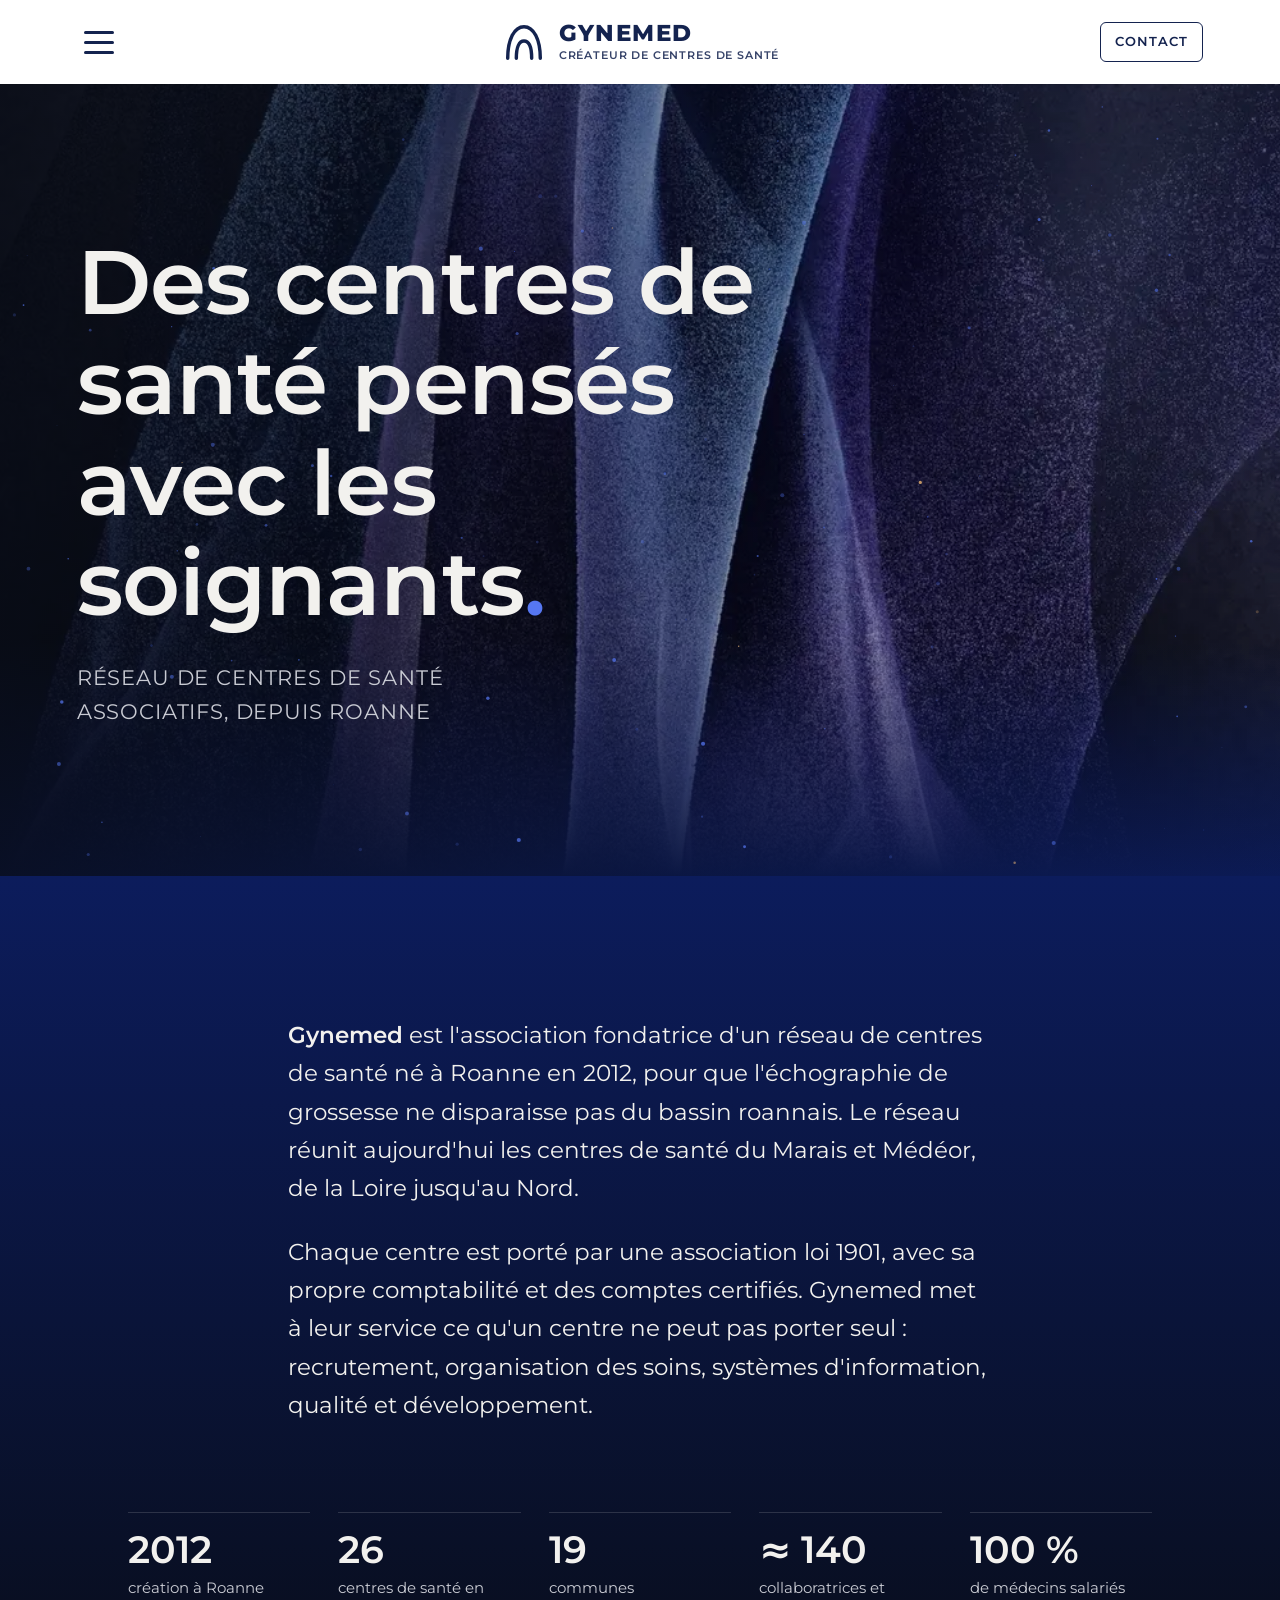
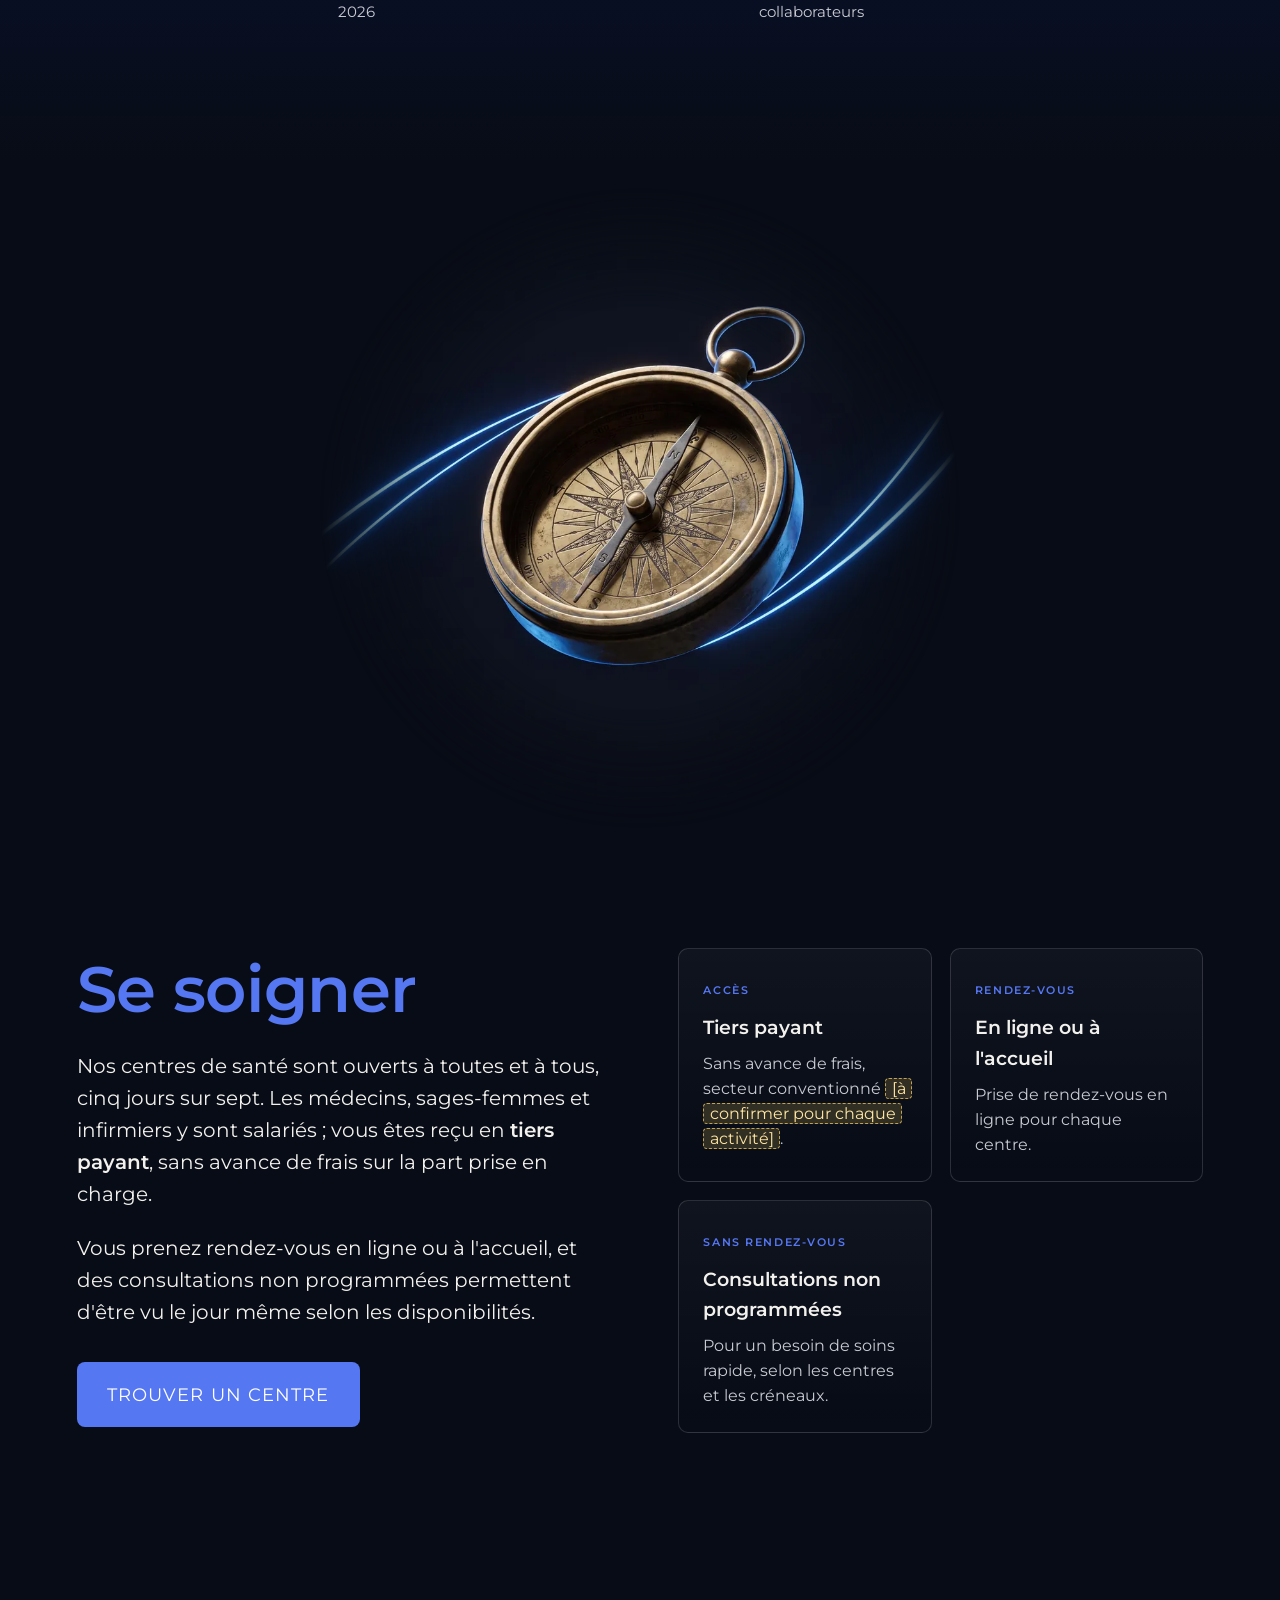
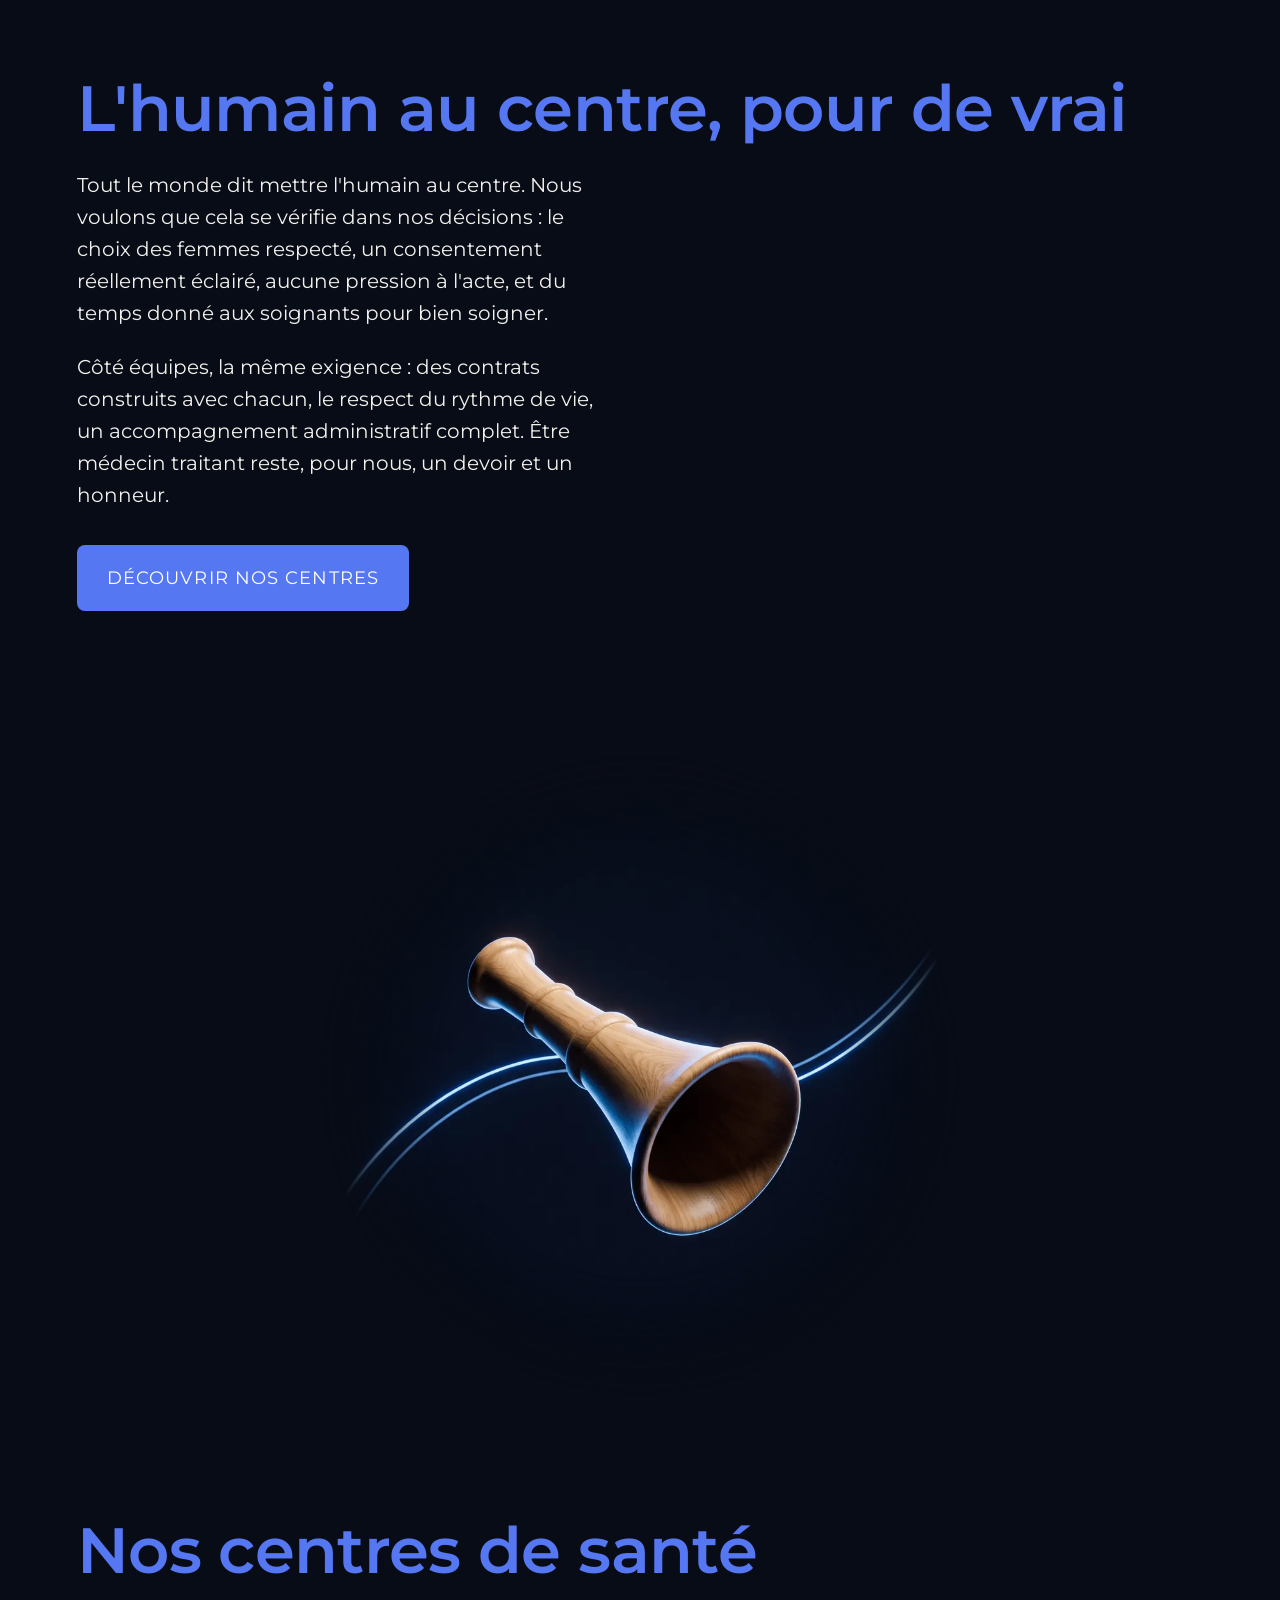
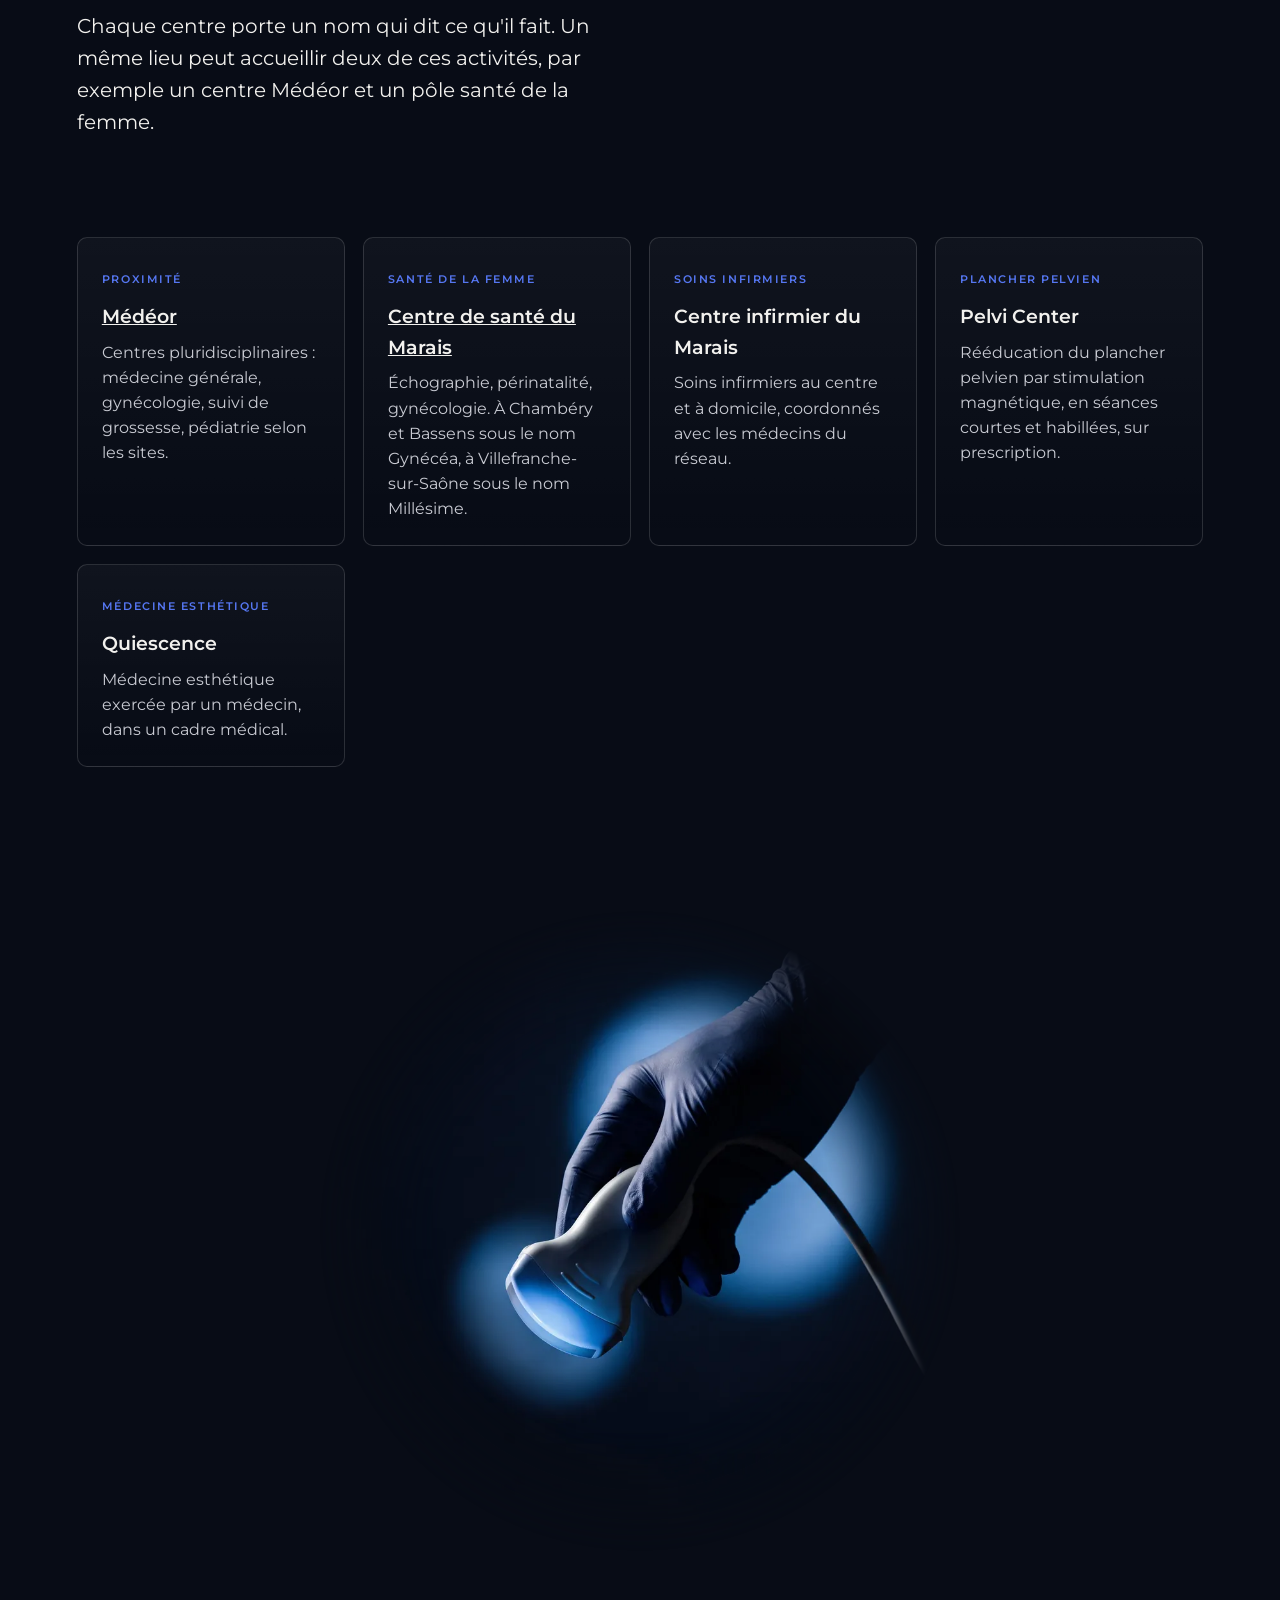
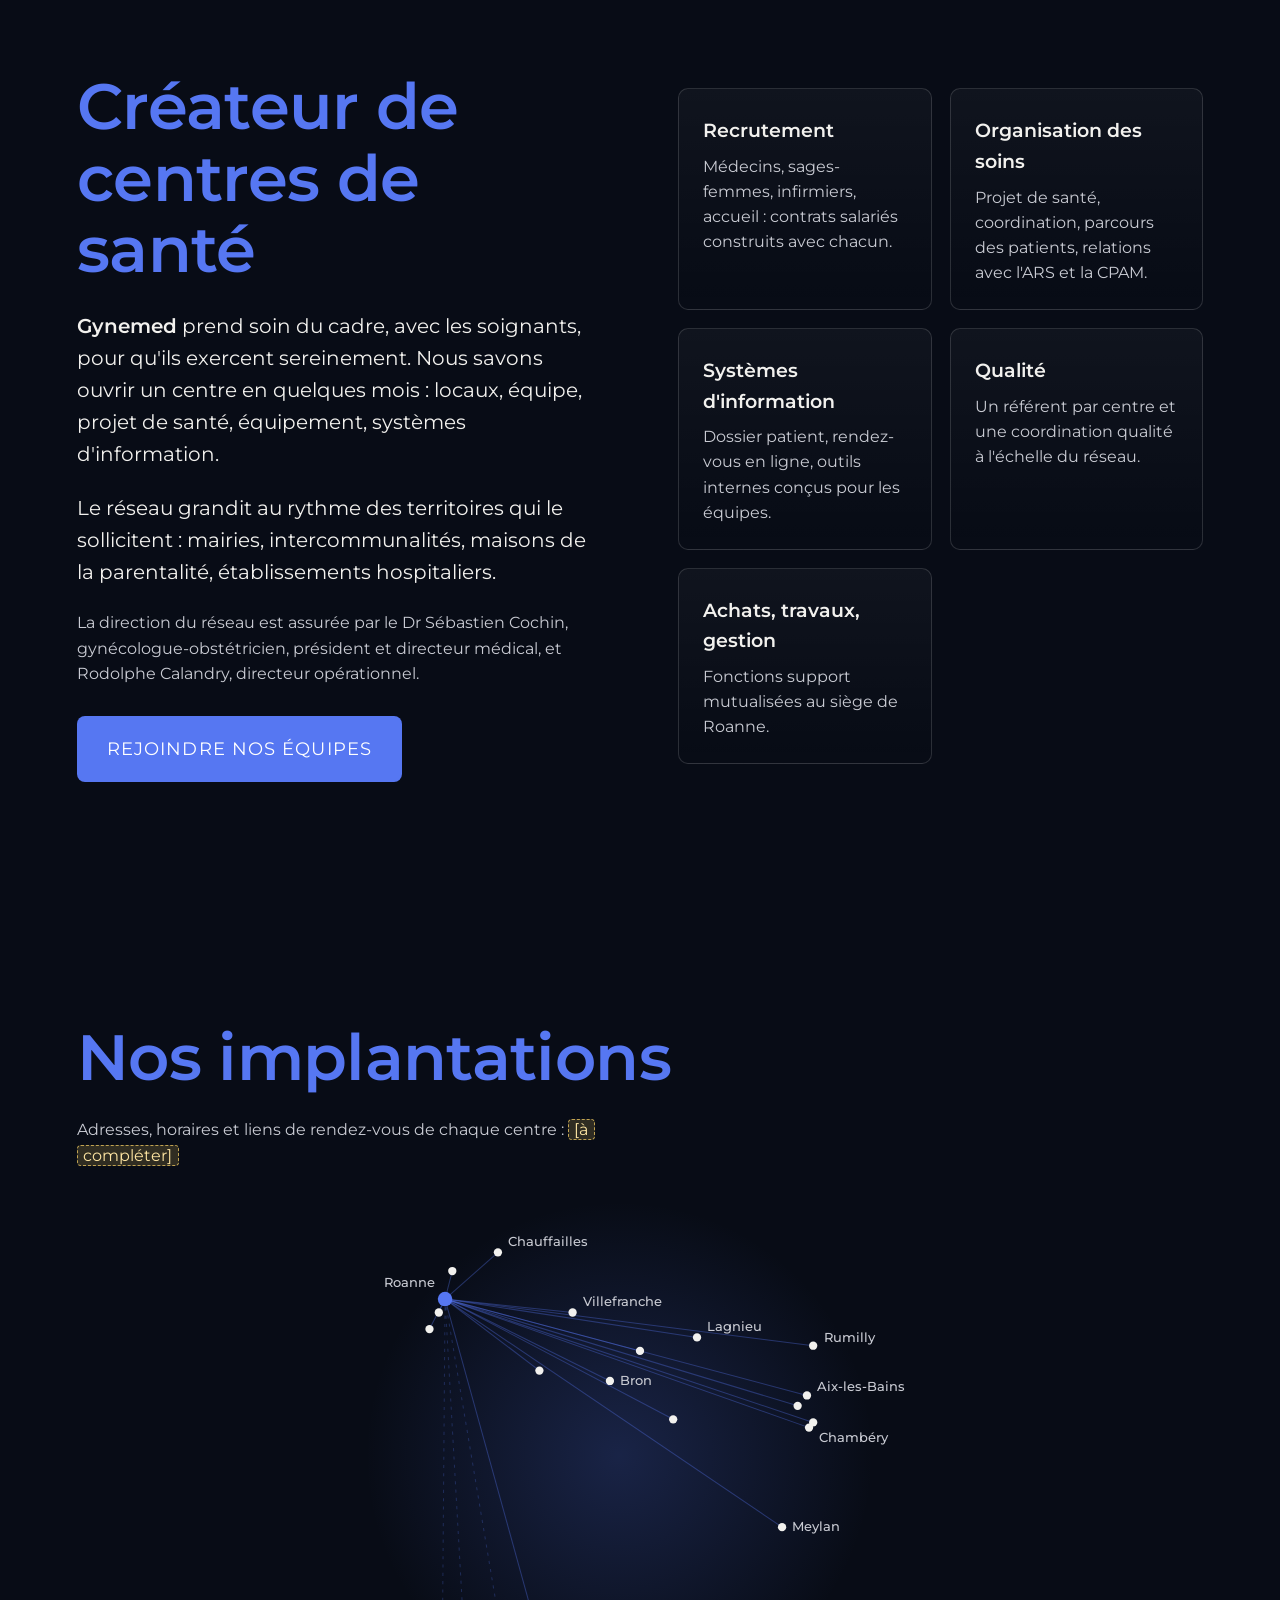
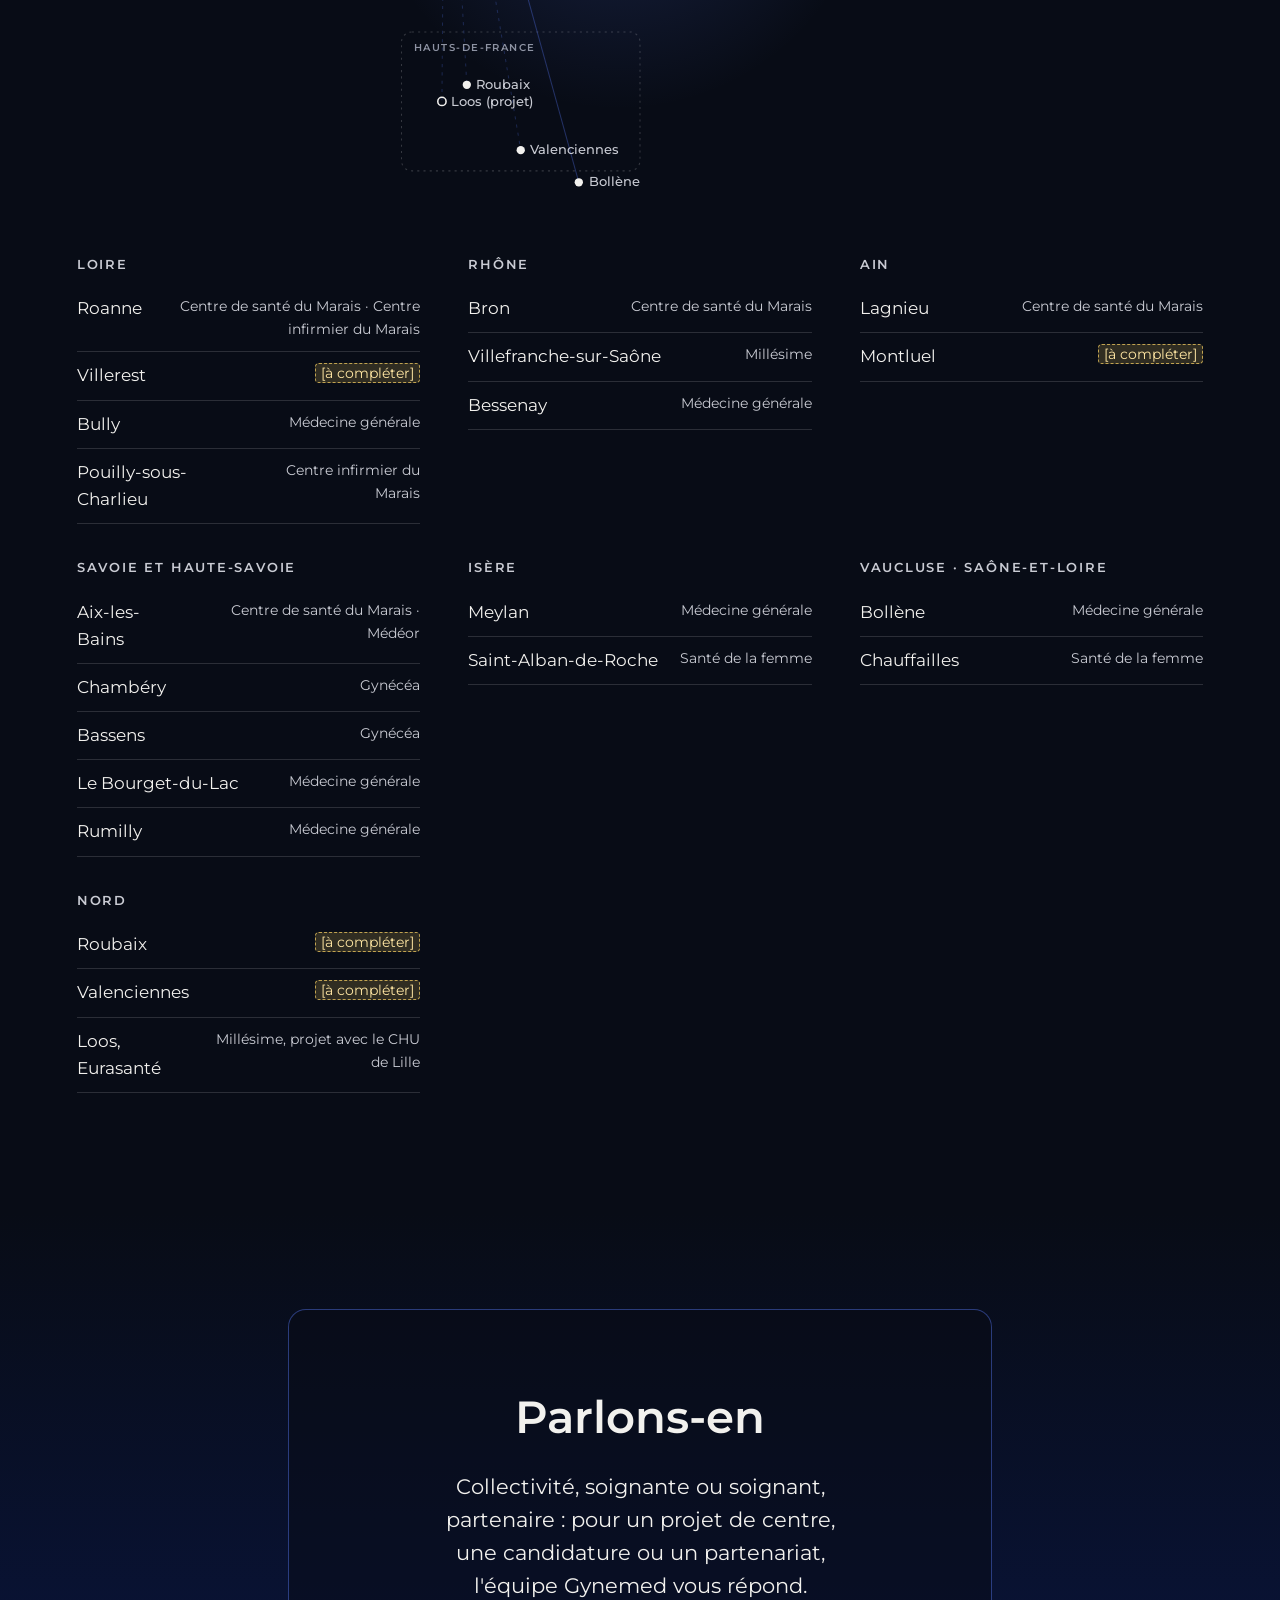
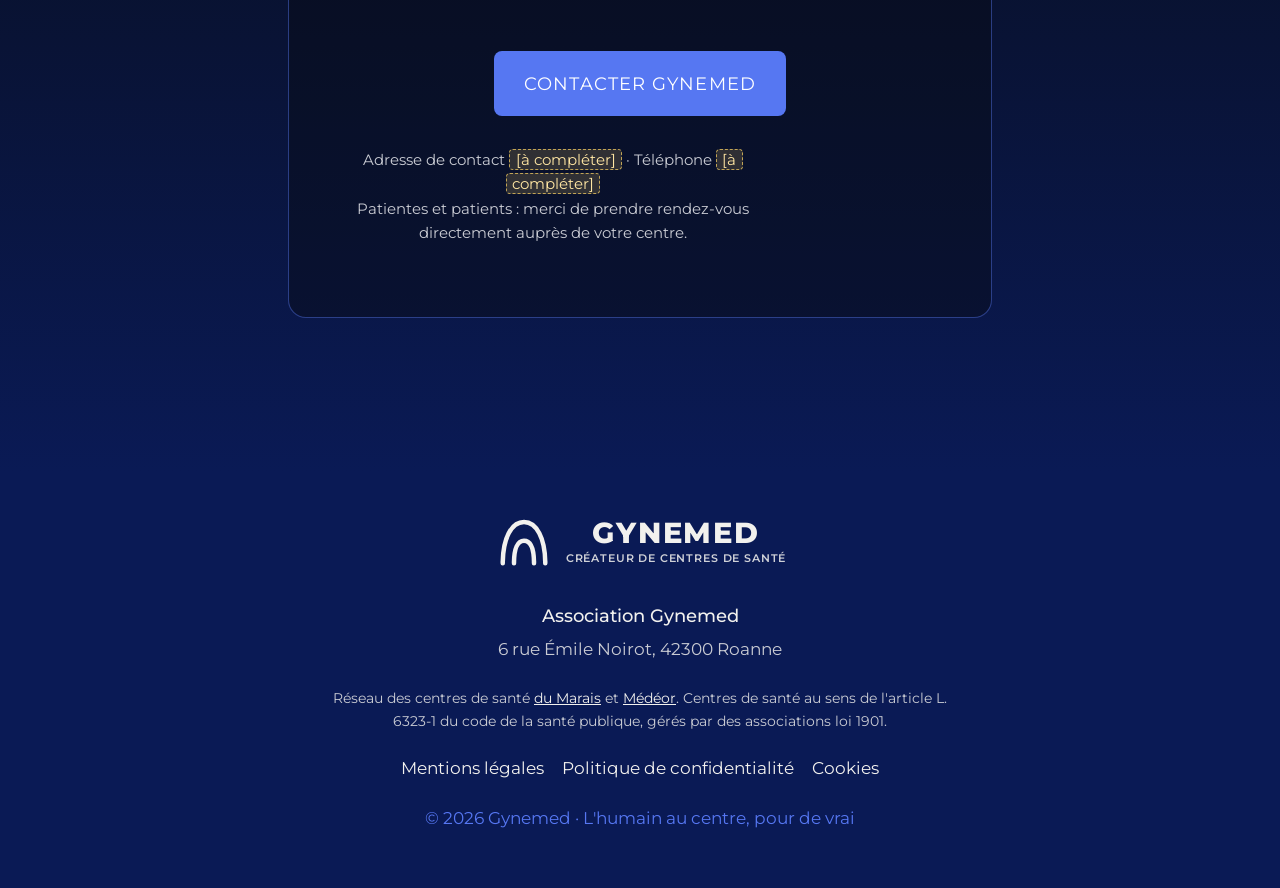
<file: index.html>
<!doctype html>
<html lang="fr" class="no-js">
<head>
  <meta charset="utf-8">
  <meta name="viewport" content="width=device-width, initial-scale=1">
  <title>Gynemed · Réseau de centres de santé du Marais et Médéor</title>
  <meta name="description" content="Gynemed, créateur de centres de santé : le réseau associatif des centres de santé du Marais et Médéor, né à Roanne en 2012. Médecins salariés, tiers payant, rendez-vous en ligne.">
  <meta name="theme-color" content="#0c1c5c">
  <link rel="preload" href="assets/fonts/montserrat-latin-wght-normal.woff2" as="font" type="font/woff2" crossorigin>
  <link rel="stylesheet" href="assets/css/site.css">
  <link rel="icon" href="data:image/svg+xml,%3Csvg xmlns='http://www.w3.org/2000/svg' viewBox='0 0 48 48'%3E%3Cpath d='M7 41C7 21 14 8 24 8s17 13 17 33M16 41c0-12 3-18 8-18s8 6 8 18' fill='none' stroke='%2314234f' stroke-width='4.5' stroke-linecap='round'/%3E%3C/svg%3E">
</head>
<body class="brand-gynemed">
  <a class="skip-link" href="#contenu">Aller au contenu</a>

  <header class="site-header">
    <button class="menu-toggle" type="button" aria-expanded="false" aria-controls="site-menu" aria-label="Ouvrir le menu"><span></span><span></span><span></span></button>
    <a class="brand-logo" href="index.html" aria-label="Gynemed, accueil">
      <svg viewBox="0 0 48 48" aria-hidden="true"><path d="M7 41C7 21 14 8 24 8s17 13 17 33M16 41c0-12 3-18 8-18s8 6 8 18" fill="none" stroke="currentColor" stroke-width="3.6" stroke-linecap="round"/></svg>
      <span class="wordmark"><span class="name">Gynemed</span><span class="by">créateur de centres de santé</span></span>
    </a>
    <a class="header-cta" href="#contact">Contact</a>
  </header>

  <nav class="site-menu" id="site-menu" aria-label="Menu principal">
    <ul>
      <li><a href="index.html">Le réseau</a></li>
      <li><a href="medeor.html">Médéor</a></li>
      <li><a href="marais.html">Centres de santé du Marais</a></li>
      <li><a href="#implantations">Nos implantations</a></li>
      <li><a href="#equipes">Rejoindre nos équipes</a></li>
      <li><a href="#contact">Contact</a></li>
    </ul>
    <p class="menu-group">Informations</p>
    <ul class="menu-small">
      <li><a href="#patients">Se soigner dans nos centres</a></li>
      <li><a href="mentions-legales.html">Mentions légales et confidentialité</a></li>
    </ul>
  </nav>

  <main id="contenu">
    <section class="hero" aria-labelledby="hero-title">
      <img class="hero-bg" src="assets/img/hero-filaments.webp" alt="" width="1000" height="1791" fetchpriority="high">
      <canvas aria-hidden="true"></canvas>
      <div>
        <h1 id="hero-title">Des centres de santé pensés avec les soignants<span class="dot">.</span></h1>
        <p class="kicker">Réseau de centres de santé associatifs, depuis Roanne</p>
      </div>
    </section>

    <section class="intro" aria-label="Présentation">
      <div class="intro-inner reveal">
        <p><strong>Gynemed</strong> est l'association fondatrice d'un réseau de centres de santé né à Roanne en 2012, pour que l'échographie de grossesse ne disparaisse pas du bassin roannais. Le réseau réunit aujourd'hui les centres de santé du Marais et Médéor, de la Loire jusqu'au Nord.</p>
        <p>Chaque centre est porté par une association loi 1901, avec sa propre comptabilité et des comptes certifiés. Gynemed met à leur service ce qu'un centre ne peut pas porter seul : recrutement, organisation des soins, systèmes d'information, qualité et développement.</p>
      </div>
      <ul class="facts reveal" aria-label="Le réseau en chiffres, 2026">
        <li><b>2012</b>création à Roanne</li>
        <li><b>26</b>centres de santé en 2026</li>
        <li><b>19</b>communes</li>
        <li><b>≈ 140</b>collaboratrices et collaborateurs</li>
        <li><b>100 %</b>de médecins salariés</li>
      </ul>
    </section>

    <div class="figure reveal" aria-hidden="true">
      <img src="assets/img/boussole.webp" alt="" width="1000" height="1000" loading="lazy" decoding="async">
    </div>

    <section class="feature" id="patients" aria-labelledby="patients-title">
      <div class="feature-inner split reveal">
        <div>
          <h2 id="patients-title">Se soigner</h2>
          <p>Nos centres de santé sont ouverts à toutes et à tous, cinq jours sur sept. Les médecins, sages-femmes et infirmiers y sont salariés ; vous êtes reçu en <strong>tiers payant</strong>, sans avance de frais sur la part prise en charge.</p>
          <p>Vous prenez rendez-vous en ligne ou à l'accueil, et des consultations non programmées permettent d'être vu le jour même selon les disponibilités.</p>
          <div class="btn-row">
            <a class="btn" href="#implantations">Trouver un centre</a>
          </div>
        </div>
        <ul class="cards">
          <li class="card"><span class="tag">Accès</span><h3>Tiers payant</h3><p>Sans avance de frais, secteur conventionné <em class="todo">[à confirmer pour chaque activité]</em>.</p></li>
          <li class="card"><span class="tag">Rendez-vous</span><h3>En ligne ou à l'accueil</h3><p>Prise de rendez-vous en ligne pour chaque centre.</p></li>
          <li class="card"><span class="tag">Sans rendez-vous</span><h3>Consultations non programmées</h3><p>Pour un besoin de soins rapide, selon les centres et les créneaux.</p></li>
        </ul>
      </div>
    </section>

    <section class="feature" aria-labelledby="vision-title">
      <div class="feature-inner reveal">
        <div>
          <h2 id="vision-title">L'humain au centre, pour de vrai</h2>
          <p>Tout le monde dit mettre l'humain au centre. Nous voulons que cela se vérifie dans nos décisions : le choix des femmes respecté, un consentement réellement éclairé, aucune pression à l'acte, et du temps donné aux soignants pour bien soigner.</p>
          <p>Côté équipes, la même exigence : des contrats construits avec chacun, le respect du rythme de vie, un accompagnement administratif complet. Être médecin traitant reste, pour nous, un devoir et un honneur.</p>
          <a class="btn" href="#marques">Découvrir nos centres</a>
        </div>
      </div>
    </section>

    <div class="figure reveal" aria-hidden="true">
      <img src="assets/img/pinard.webp" alt="" width="1000" height="1000" loading="lazy" decoding="async">
    </div>

    <section class="feature" id="marques" aria-labelledby="marques-title">
      <div class="feature-inner reveal">
        <div>
          <h2 id="marques-title">Nos centres de santé</h2>
          <p>Chaque centre porte un nom qui dit ce qu'il fait. Un même lieu peut accueillir deux de ces activités, par exemple un centre Médéor et un pôle santé de la femme.</p>
        </div>
        <ul class="cards">
          <li class="card"><span class="tag">Proximité</span><h3><a class="stretched" href="medeor.html">Médéor</a></h3><p>Centres pluridisciplinaires : médecine générale, gynécologie, suivi de grossesse, pédiatrie selon les sites.</p></li>
          <li class="card"><span class="tag">Santé de la femme</span><h3><a class="stretched" href="marais.html">Centre de santé du Marais</a></h3><p>Échographie, périnatalité, gynécologie. À Chambéry et Bassens sous le nom Gynécéa, à Villefranche-sur-Saône sous le nom Millésime.</p></li>
          <li class="card"><span class="tag">Soins infirmiers</span><h3>Centre infirmier du Marais</h3><p>Soins infirmiers au centre et à domicile, coordonnés avec les médecins du réseau.</p></li>
          <li class="card"><span class="tag">Plancher pelvien</span><h3>Pelvi Center</h3><p>Rééducation du plancher pelvien par stimulation magnétique, en séances courtes et habillées, sur prescription.</p></li>
          <li class="card"><span class="tag">Médecine esthétique</span><h3>Quiescence</h3><p>Médecine esthétique exercée par un médecin, dans un cadre médical.</p></li>
        </ul>
      </div>
    </section>

    <div class="figure reveal" aria-hidden="true">
      <img src="assets/img/sonde-echographie.webp" alt="" width="1000" height="1000" loading="lazy" decoding="async">
    </div>

    <section class="feature" id="equipes" aria-labelledby="gynemed-title">
      <div class="feature-inner split reveal">
        <div>
          <h2 id="gynemed-title">Créateur de centres de santé</h2>
          <p><strong>Gynemed</strong> prend soin du cadre, avec les soignants, pour qu'ils exercent sereinement. Nous savons ouvrir un centre en quelques mois : locaux, équipe, projet de santé, équipement, systèmes d'information.</p>
          <p>Le réseau grandit au rythme des territoires qui le sollicitent : mairies, intercommunalités, maisons de la parentalité, établissements hospitaliers.</p>
          <p class="muted">La direction du réseau est assurée par le Dr Sébastien Cochin, gynécologue-obstétricien, président et directeur médical, et Rodolphe Calandry, directeur opérationnel.</p>
          <div class="btn-row">
            <a class="btn" href="#contact">Rejoindre nos équipes</a>
          </div>
        </div>
        <ul class="cards">
          <li class="card"><h3>Recrutement</h3><p>Médecins, sages-femmes, infirmiers, accueil : contrats salariés construits avec chacun.</p></li>
          <li class="card"><h3>Organisation des soins</h3><p>Projet de santé, coordination, parcours des patients, relations avec l'ARS et la CPAM.</p></li>
          <li class="card"><h3>Systèmes d'information</h3><p>Dossier patient, rendez-vous en ligne, outils internes conçus pour les équipes.</p></li>
          <li class="card"><h3>Qualité</h3><p>Un référent par centre et une coordination qualité à l'échelle du réseau.</p></li>
          <li class="card"><h3>Achats, travaux, gestion</h3><p>Fonctions support mutualisées au siège de Roanne.</p></li>
        </ul>
      </div>
    </section>

    <section class="feature" id="implantations" aria-labelledby="implantations-title">
      <div class="places reveal">
        <h2 class="section-title" id="implantations-title">Nos implantations</h2>
        <p class="muted">Adresses, horaires et liens de rendez-vous de chaque centre : <em class="todo">[à compléter]</em></p>
        <div class="network-map" aria-hidden="true">
          <svg viewBox="0 0 540 610">
          <defs>
            <radialGradient id="map-halo">
              <stop offset="0" stop-color="rgb(86,119,242)" stop-opacity=".22"/>
              <stop offset="1" stop-color="rgb(86,119,242)" stop-opacity="0"/>
            </radialGradient>
          </defs>
          <style>
            .m-link{stroke:rgba(86,119,242,.35);stroke-width:1}
            .m-link.far{stroke-dasharray:3 5;stroke:rgba(86,119,242,.25)}
            .m-dot{fill:#f2f1ee}
            .m-dot.hub{fill:#5677f2}
            .m-dot.proj{fill:none;stroke:#f2f1ee;stroke-width:1.5}
            .m-label{fill:#c9cbd3;font:500 13px Montserrat,system-ui,sans-serif}
            .m-inset{fill:none;stroke:rgba(255,255,255,.18);stroke-dasharray:2 4}
            .m-cap{fill:#8e93a3;font:600 10px Montserrat,system-ui,sans-serif;letter-spacing:.14em}
          </style>
          <circle cx="250" cy="260" r="245" fill="url(#map-halo)"/>
          <rect x="40" y="430" width="230" height="134" rx="10" class="m-inset"/>
          <text x="52" y="448" class="m-cap">HAUTS-DE-FRANCE</text>
          <line x1="82" y1="109" x2="76" y2="122" class="m-link"/>
          <line x1="82" y1="109" x2="67" y2="138" class="m-link"/>
          <line x1="82" y1="109" x2="89" y2="82" class="m-link"/>
          <line x1="82" y1="109" x2="133" y2="64" class="m-link"/>
          <line x1="82" y1="109" x2="205" y2="122" class="m-link"/>
          <line x1="82" y1="109" x2="173" y2="178" class="m-link"/>
          <line x1="82" y1="109" x2="241" y2="188" class="m-link"/>
          <line x1="82" y1="109" x2="270" y2="159" class="m-link"/>
          <line x1="82" y1="109" x2="325" y2="146" class="m-link"/>
          <line x1="82" y1="109" x2="302" y2="225" class="m-link"/>
          <line x1="82" y1="109" x2="431" y2="202" class="m-link"/>
          <line x1="82" y1="109" x2="422" y2="212" class="m-link"/>
          <line x1="82" y1="109" x2="433" y2="233" class="m-link"/>
          <line x1="82" y1="109" x2="437" y2="228" class="m-link"/>
          <line x1="82" y1="109" x2="437" y2="154" class="m-link"/>
          <line x1="82" y1="109" x2="407" y2="329" class="m-link"/>
          <line x1="82" y1="109" x2="211" y2="575" class="m-link"/>
          <line x1="82" y1="109" x2="103" y2="481" class="m-link far"/>
          <line x1="82" y1="109" x2="79" y2="497" class="m-link far"/>
          <line x1="82" y1="109" x2="155" y2="544" class="m-link far"/>
          <circle cx="82" cy="109" r="7" class="m-dot hub"><title>Roanne</title></circle>
          <text x="72" y="97" text-anchor="end" class="m-label">Roanne</text>
          <circle cx="76" cy="122" r="4" class="m-dot"><title>Villerest</title></circle>
          <circle cx="67" cy="138" r="4" class="m-dot"><title>Bully</title></circle>
          <circle cx="89" cy="82" r="4" class="m-dot"><title>Pouilly-sous-Charlieu</title></circle>
          <circle cx="133" cy="64" r="4" class="m-dot"><title>Chauffailles</title></circle>
          <text x="143" y="58" text-anchor="start" class="m-label">Chauffailles</text>
          <circle cx="205" cy="122" r="4" class="m-dot"><title>Villefranche</title></circle>
          <text x="215" y="116" text-anchor="start" class="m-label">Villefranche</text>
          <circle cx="173" cy="178" r="4" class="m-dot"><title>Bessenay</title></circle>
          <circle cx="241" cy="188" r="4" class="m-dot"><title>Bron</title></circle>
          <text x="251" y="192" text-anchor="start" class="m-label">Bron</text>
          <circle cx="270" cy="159" r="4" class="m-dot"><title>Montluel</title></circle>
          <circle cx="325" cy="146" r="4" class="m-dot"><title>Lagnieu</title></circle>
          <text x="335" y="140" text-anchor="start" class="m-label">Lagnieu</text>
          <circle cx="302" cy="225" r="4" class="m-dot"><title>St-Alban-de-Roche</title></circle>
          <circle cx="431" cy="202" r="4" class="m-dot"><title>Aix-les-Bains</title></circle>
          <text x="441" y="198" text-anchor="start" class="m-label">Aix-les-Bains</text>
          <circle cx="422" cy="212" r="4" class="m-dot"><title>Le Bourget-du-Lac</title></circle>
          <circle cx="433" cy="233" r="4" class="m-dot"><title>Chambéry</title></circle>
          <text x="443" y="247" text-anchor="start" class="m-label">Chambéry</text>
          <circle cx="437" cy="228" r="4" class="m-dot"><title>Bassens</title></circle>
          <circle cx="437" cy="154" r="4" class="m-dot"><title>Rumilly</title></circle>
          <text x="447" y="150" text-anchor="start" class="m-label">Rumilly</text>
          <circle cx="407" cy="329" r="4" class="m-dot"><title>Meylan</title></circle>
          <text x="417" y="333" text-anchor="start" class="m-label">Meylan</text>
          <circle cx="211" cy="575" r="4" class="m-dot"><title>Bollène</title></circle>
          <text x="221" y="579" text-anchor="start" class="m-label">Bollène</text>
          <circle cx="103" cy="481" r="4" class="m-dot"><title>Roubaix</title></circle>
          <text x="112" y="485" class="m-label">Roubaix</text>
          <circle cx="79" cy="497" r="4" class="m-dot proj"><title>Loos (projet)</title></circle>
          <text x="88" y="501" class="m-label">Loos (projet)</text>
          <circle cx="155" cy="544" r="4" class="m-dot"><title>Valenciennes</title></circle>
          <text x="164" y="548" class="m-label">Valenciennes</text>
        </svg>
        </div>
        <div class="regions">
          <div class="region">
            <h3>Loire</h3>
            <ul>
              <li><span>Roanne</span><span>Centre de santé du Marais · Centre infirmier du Marais</span></li>
              <li><span>Villerest</span><span><em class="todo">[à compléter]</em></span></li>
              <li><span>Bully</span><span>Médecine générale</span></li>
              <li><span>Pouilly-sous-Charlieu</span><span>Centre infirmier du Marais</span></li>
            </ul>
          </div>
          <div class="region">
            <h3>Rhône</h3>
            <ul>
              <li><span>Bron</span><span>Centre de santé du Marais</span></li>
              <li><span>Villefranche-sur-Saône</span><span>Millésime</span></li>
              <li><span>Bessenay</span><span>Médecine générale</span></li>
            </ul>
          </div>
          <div class="region">
            <h3>Ain</h3>
            <ul>
              <li><span>Lagnieu</span><span>Centre de santé du Marais</span></li>
              <li><span>Montluel</span><span><em class="todo">[à compléter]</em></span></li>
            </ul>
          </div>
          <div class="region">
            <h3>Savoie et Haute-Savoie</h3>
            <ul>
              <li><span>Aix-les-Bains</span><span>Centre de santé du Marais · Médéor</span></li>
              <li><span>Chambéry</span><span>Gynécéa</span></li>
              <li><span>Bassens</span><span>Gynécéa</span></li>
              <li><span>Le Bourget-du-Lac</span><span>Médecine générale</span></li>
              <li><span>Rumilly</span><span>Médecine générale</span></li>
            </ul>
          </div>
          <div class="region">
            <h3>Isère</h3>
            <ul>
              <li><span>Meylan</span><span>Médecine générale</span></li>
              <li><span>Saint-Alban-de-Roche</span><span>Santé de la femme</span></li>
            </ul>
          </div>
          <div class="region">
            <h3>Vaucluse · Saône-et-Loire</h3>
            <ul>
              <li><span>Bollène</span><span>Médecine générale</span></li>
              <li><span>Chauffailles</span><span>Santé de la femme</span></li>
            </ul>
          </div>
          <div class="region">
            <h3>Nord</h3>
            <ul>
              <li><span>Roubaix</span><span><em class="todo">[à compléter]</em></span></li>
              <li><span>Valenciennes</span><span><em class="todo">[à compléter]</em></span></li>
              <li><span>Loos, Eurasanté</span><span>Millésime, projet avec le CHU de Lille</span></li>
            </ul>
          </div>
        </div>
      </div>
    </section>

    <section class="connect" id="contact" aria-labelledby="contact-title">
      <div class="connect-box reveal">
        <h2 id="contact-title">Parlons-en</h2>
        <p>Collectivité, soignante ou soignant, partenaire : pour un projet de centre, une candidature ou un partenariat, l'équipe Gynemed vous répond.</p>
        <div class="btn-row">
          <a class="btn" href="mailto:?subject=Contact%20Gynemed" data-todo="adresse de contact à compléter">Contacter Gynemed</a>
        </div>
        <p class="contact-lines">Adresse de contact <em class="todo">[à compléter]</em> · Téléphone <em class="todo">[à compléter]</em><br>Patientes et patients : merci de prendre rendez-vous directement auprès de votre centre.</p>
      </div>
    </section>
  </main>

  <footer class="site-footer">
    <a class="brand-logo" href="index.html" aria-label="Gynemed, accueil">
      <svg viewBox="0 0 48 48" aria-hidden="true"><path d="M7 41C7 21 14 8 24 8s17 13 17 33M16 41c0-12 3-18 8-18s8 6 8 18" fill="none" stroke="currentColor" stroke-width="3.6" stroke-linecap="round"/></svg>
      <span class="wordmark"><span class="name">Gynemed</span><span class="by">créateur de centres de santé</span></span>
    </a>
    <p class="legal-name">Association Gynemed</p>
    <address>6 rue Émile Noirot, 42300 Roanne</address>
    <p class="footer-brands">Réseau des centres de santé <a href="marais.html">du Marais</a> et <a href="medeor.html">Médéor</a>. Centres de santé au sens de l'article L. 6323-1 du code de la santé publique, gérés par des associations loi 1901.</p>
    <ul class="footer-links">
      <li><a href="mentions-legales.html">Mentions légales</a></li>
      <li><a href="mentions-legales.html#confidentialite">Politique de confidentialité</a></li>
      <li><a href="mentions-legales.html#cookies">Cookies</a></li>
    </ul>
    <p class="copyright">© 2026 Gynemed · L'humain au centre, pour de vrai</p>
  </footer>

  <script src="assets/js/site.js"></script>
</body>
</html>
</file>
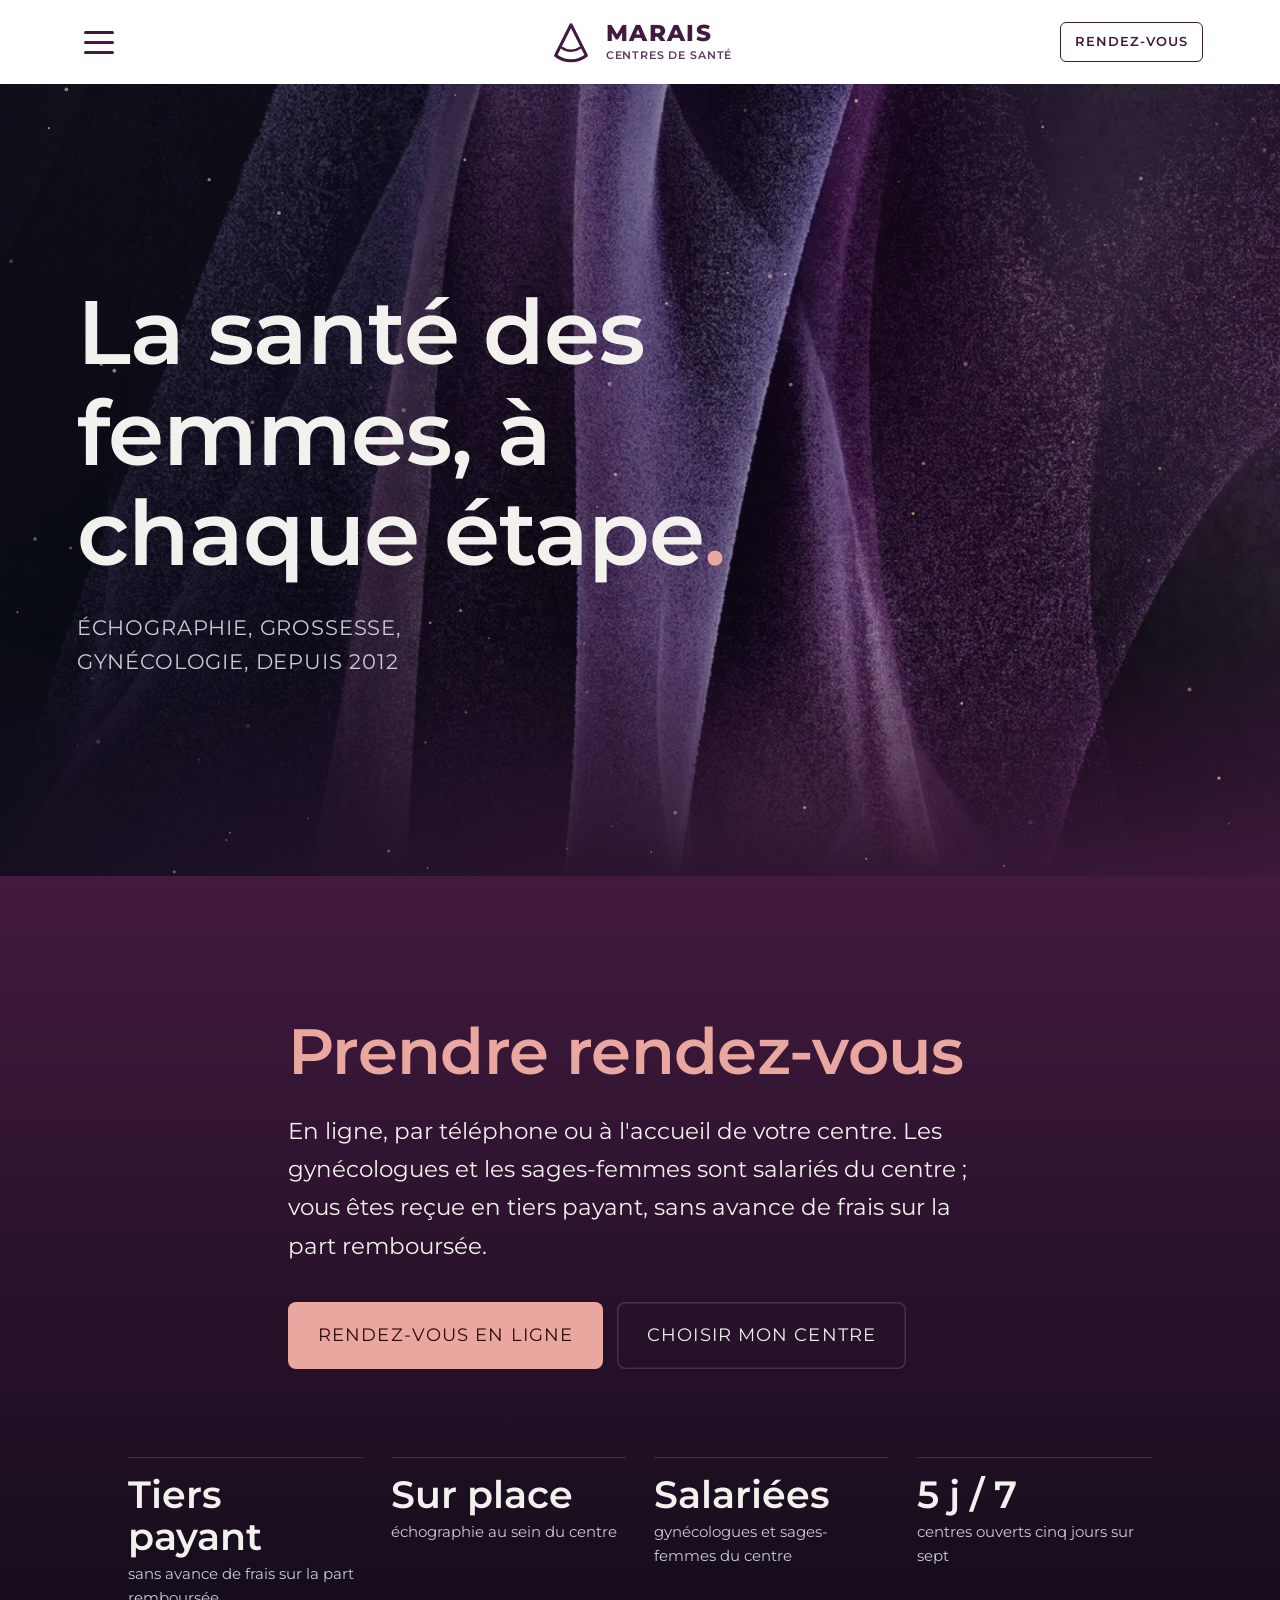
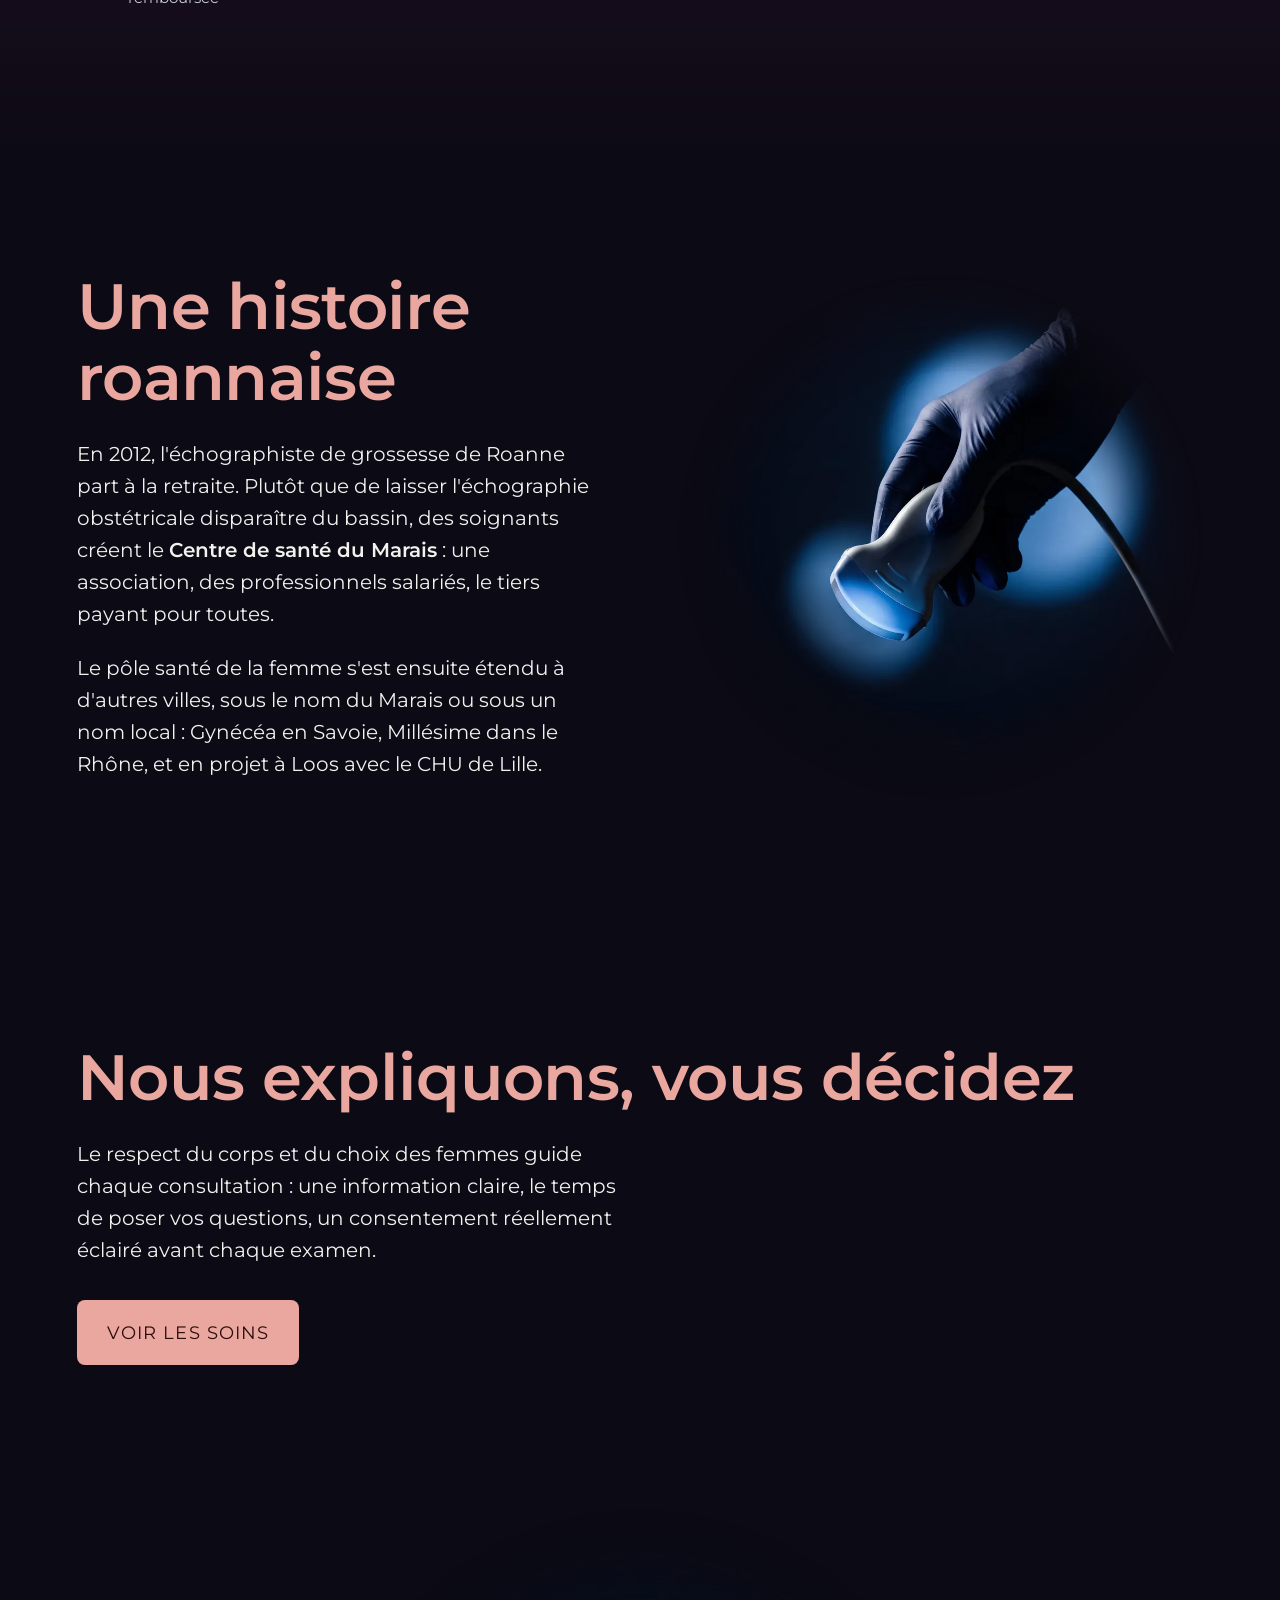
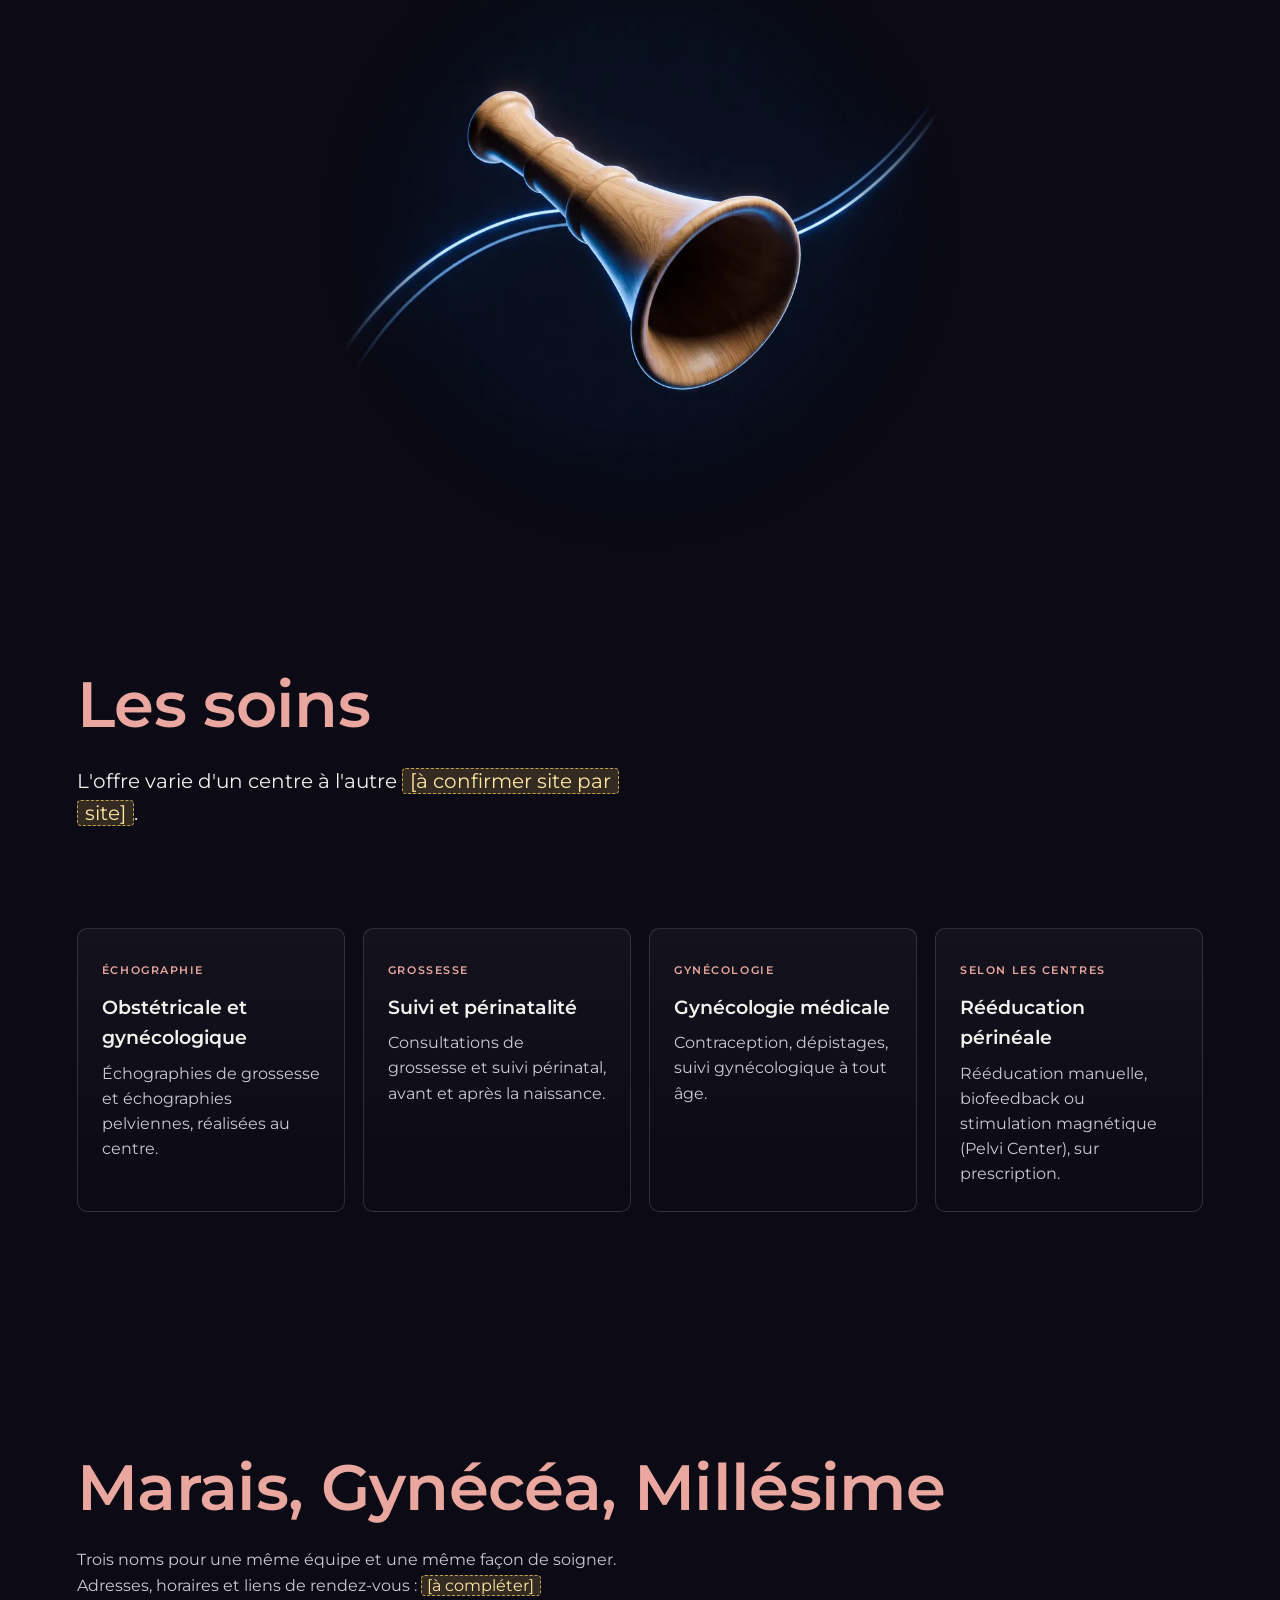
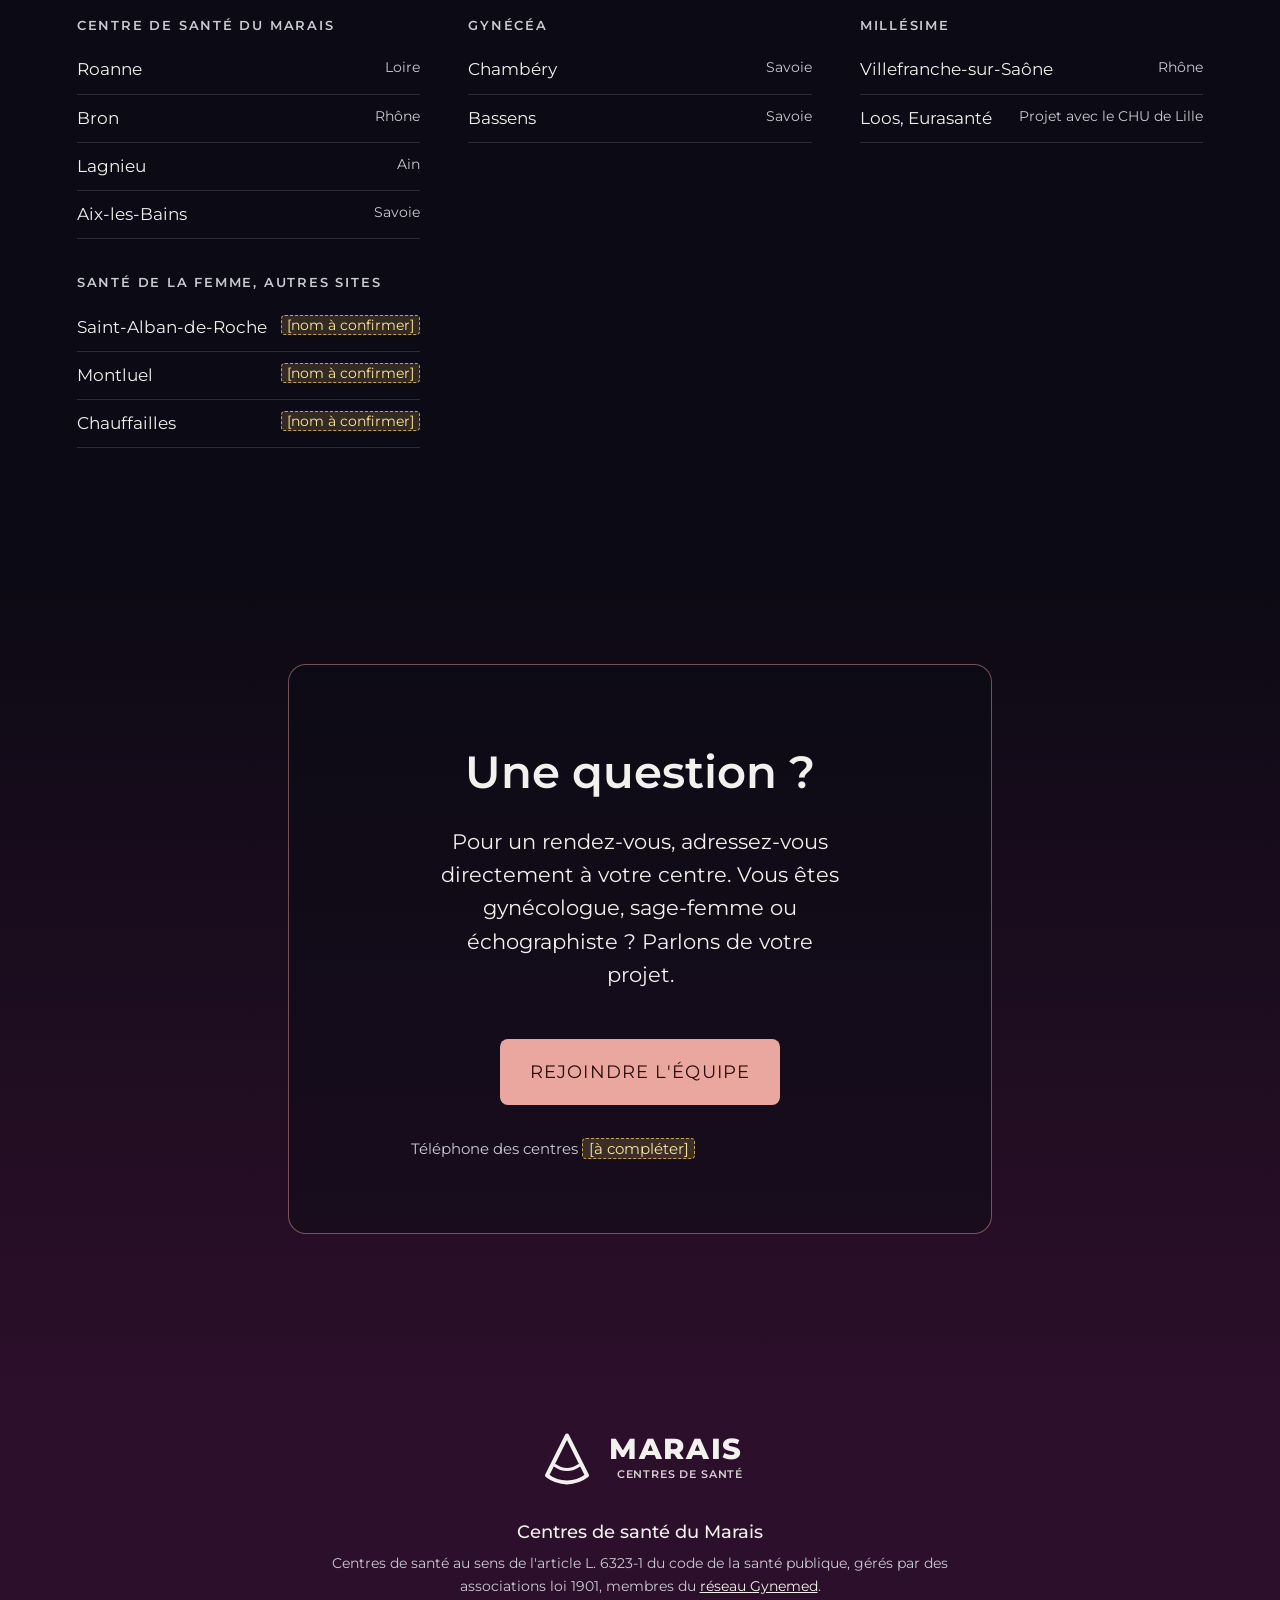
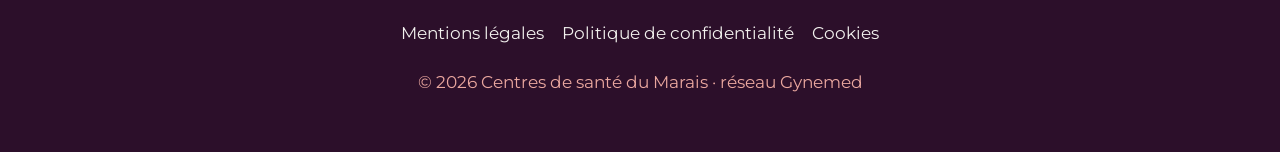
<file: marais.html>
<!doctype html>
<html lang="fr" class="no-js">
<head>
  <meta charset="utf-8">
  <meta name="viewport" content="width=device-width, initial-scale=1">
  <title>Centres de santé du Marais · Santé de la femme</title>
  <meta name="description" content="Centres de santé du Marais, Gynécéa et Millésime : échographie, suivi de grossesse, périnatalité et gynécologie, par une équipe de gynécologues et de sages-femmes salariés. Tiers payant, rendez-vous en ligne.">
  <meta name="theme-color" content="#42193f">
  <link rel="preload" href="assets/fonts/montserrat-latin-wght-normal.woff2" as="font" type="font/woff2" crossorigin>
  <link rel="stylesheet" href="assets/css/site.css">
  <link rel="icon" href="data:image/svg+xml,%3Csvg xmlns='http://www.w3.org/2000/svg' viewBox='0 0 48 48'%3E%3Cpath d='M24 6L8 38a26 26 0 0 0 32 0z' fill='none' stroke='%2342193f' stroke-width='4' stroke-linejoin='round'/%3E%3C/svg%3E">
</head>
<body class="brand-marais">
  <a class="skip-link" href="#contenu">Aller au contenu</a>

  <header class="site-header">
    <button class="menu-toggle" type="button" aria-expanded="false" aria-controls="site-menu" aria-label="Ouvrir le menu"><span></span><span></span><span></span></button>
    <a class="brand-logo" href="marais.html" aria-label="Centres de santé du Marais, accueil">
      <svg viewBox="0 0 48 48" aria-hidden="true"><path d="M24 6L8 38a26 26 0 0 0 32 0z" fill="none" stroke="currentColor" stroke-width="3.2" stroke-linejoin="round"/><path d="M14.5 30a16 16 0 0 0 19 0" fill="none" stroke="currentColor" stroke-width="2.4" stroke-linecap="round"/></svg>
      <span class="wordmark"><span class="name">Marais</span><span class="by">centres de santé</span></span>
    </a>
    <a class="header-cta" href="#rendez-vous">Rendez-vous</a>
  </header>

  <nav class="site-menu" id="site-menu" aria-label="Menu principal">
    <ul>
      <li><a href="#rendez-vous">Prendre rendez-vous</a></li>
      <li><a href="#soins">Les soins</a></li>
      <li><a href="#centres">Marais, Gynécéa, Millésime</a></li>
      <li><a href="#contact">Contact</a></li>
    </ul>
    <p class="menu-group">Le réseau</p>
    <ul class="menu-small">
      <li><a href="index.html">Gynemed, le réseau</a></li>
      <li><a href="medeor.html">Médéor</a></li>
      <li><a href="index.html#equipes">Rejoindre nos équipes</a></li>
      <li><a href="mentions-legales.html">Mentions légales et confidentialité</a></li>
    </ul>
  </nav>

  <main id="contenu">
    <section class="hero" aria-labelledby="hero-title">
      <img class="hero-bg" src="assets/img/hero-filaments.webp" alt="" width="1000" height="1791" fetchpriority="high">
      <canvas aria-hidden="true"></canvas>
      <div>
        <h1 id="hero-title">La santé des femmes, à chaque étape<span class="dot">.</span></h1>
        <p class="kicker">Échographie, grossesse, gynécologie, depuis 2012</p>
      </div>
    </section>

    <section class="intro" id="rendez-vous" aria-labelledby="rdv-title">
      <div class="intro-inner reveal">
        <h2 class="section-title" id="rdv-title">Prendre rendez-vous</h2>
        <p>En ligne, par téléphone ou à l'accueil de votre centre. Les gynécologues et les sages-femmes sont salariés du centre ; vous êtes reçue en tiers payant, sans avance de frais sur la part remboursée.</p>
        <div class="btn-row">
          <a class="btn" href="#centres" data-todo="lien de rendez-vous en ligne à compléter">Rendez-vous en ligne</a>
          <a class="btn ghost" href="#centres">Choisir mon centre</a>
        </div>
      </div>
      <ul class="facts reveal" aria-label="Modalités d'accès">
        <li><b>Tiers payant</b>sans avance de frais sur la part remboursée</li>
        <li><b>Sur place</b>échographie au sein du centre</li>
        <li><b>Salariées</b>gynécologues et sages-femmes du centre</li>
        <li><b>5 j / 7</b>centres ouverts cinq jours sur sept</li>
      </ul>
    </section>

    <section class="feature" aria-labelledby="histoire-title">
      <div class="feature-inner split reveal">
        <div>
          <h2 id="histoire-title">Une histoire roannaise</h2>
          <p>En 2012, l'échographiste de grossesse de Roanne part à la retraite. Plutôt que de laisser l'échographie obstétricale disparaître du bassin, des soignants créent le <strong>Centre de santé du Marais</strong> : une association, des professionnels salariés, le tiers payant pour toutes.</p>
          <p>Le pôle santé de la femme s'est ensuite étendu à d'autres villes, sous le nom du Marais ou sous un nom local : Gynécéa en Savoie, Millésime dans le Rhône, et en projet à Loos avec le CHU de Lille.</p>
        </div>
        <img class="split-img" src="assets/img/sonde-echographie.webp" alt="" width="1000" height="1000" loading="lazy" decoding="async">
      </div>
    </section>

    <section class="feature" aria-labelledby="choix-title">
      <div class="feature-inner reveal">
        <div>
          <h2 id="choix-title">Nous expliquons, vous décidez</h2>
          <p>Le respect du corps et du choix des femmes guide chaque consultation : une information claire, le temps de poser vos questions, un consentement réellement éclairé avant chaque examen.</p>
          <a class="btn" href="#soins">Voir les soins</a>
        </div>
      </div>
    </section>

    <div class="figure reveal" aria-hidden="true">
      <img src="assets/img/pinard.webp" alt="" width="1000" height="1000" loading="lazy" decoding="async">
    </div>

    <section class="feature" id="soins" aria-labelledby="soins-title">
      <div class="feature-inner reveal">
        <div>
          <h2 id="soins-title">Les soins</h2>
          <p>L'offre varie d'un centre à l'autre <em class="todo">[à confirmer site par site]</em>.</p>
        </div>
        <ul class="cards">
          <li class="card"><span class="tag">Échographie</span><h3>Obstétricale et gynécologique</h3><p>Échographies de grossesse et échographies pelviennes, réalisées au centre.</p></li>
          <li class="card"><span class="tag">Grossesse</span><h3>Suivi et périnatalité</h3><p>Consultations de grossesse et suivi périnatal, avant et après la naissance.</p></li>
          <li class="card"><span class="tag">Gynécologie</span><h3>Gynécologie médicale</h3><p>Contraception, dépistages, suivi gynécologique à tout âge.</p></li>
          <li class="card"><span class="tag">Selon les centres</span><h3>Rééducation périnéale</h3><p>Rééducation manuelle, biofeedback ou stimulation magnétique (Pelvi Center), sur prescription.</p></li>
        </ul>
      </div>
    </section>

    <section class="feature" id="centres" aria-labelledby="centres-title">
      <div class="places reveal">
        <h2 class="section-title" id="centres-title">Marais, Gynécéa, Millésime</h2>
        <p class="muted">Trois noms pour une même équipe et une même façon de soigner. Adresses, horaires et liens de rendez-vous : <em class="todo">[à compléter]</em></p>
        <div class="regions">
          <div class="region">
            <h3>Centre de santé du Marais</h3>
            <ul>
              <li><span>Roanne</span><span>Loire</span></li>
              <li><span>Bron</span><span>Rhône</span></li>
              <li><span>Lagnieu</span><span>Ain</span></li>
              <li><span>Aix-les-Bains</span><span>Savoie</span></li>
            </ul>
          </div>
          <div class="region">
            <h3>Gynécéa</h3>
            <ul>
              <li><span>Chambéry</span><span>Savoie</span></li>
              <li><span>Bassens</span><span>Savoie</span></li>
            </ul>
          </div>
          <div class="region">
            <h3>Millésime</h3>
            <ul>
              <li><span>Villefranche-sur-Saône</span><span>Rhône</span></li>
              <li><span>Loos, Eurasanté</span><span>Projet avec le CHU de Lille</span></li>
            </ul>
          </div>
          <div class="region">
            <h3>Santé de la femme, autres sites</h3>
            <ul>
              <li><span>Saint-Alban-de-Roche</span><span><em class="todo">[nom à confirmer]</em></span></li>
              <li><span>Montluel</span><span><em class="todo">[nom à confirmer]</em></span></li>
              <li><span>Chauffailles</span><span><em class="todo">[nom à confirmer]</em></span></li>
            </ul>
          </div>
        </div>
      </div>
    </section>

    <section class="connect" id="contact" aria-labelledby="contact-title">
      <div class="connect-box reveal">
        <h2 id="contact-title">Une question ?</h2>
        <p>Pour un rendez-vous, adressez-vous directement à votre centre. Vous êtes gynécologue, sage-femme ou échographiste ? Parlons de votre projet.</p>
        <div class="btn-row">
          <a class="btn" href="index.html#contact">Rejoindre l'équipe</a>
        </div>
        <p class="contact-lines">Téléphone des centres <em class="todo">[à compléter]</em></p>
      </div>
    </section>
  </main>

  <footer class="site-footer">
    <a class="brand-logo" href="marais.html" aria-label="Centres de santé du Marais, accueil">
      <svg viewBox="0 0 48 48" aria-hidden="true"><path d="M24 6L8 38a26 26 0 0 0 32 0z" fill="none" stroke="currentColor" stroke-width="3.2" stroke-linejoin="round"/><path d="M14.5 30a16 16 0 0 0 19 0" fill="none" stroke="currentColor" stroke-width="2.4" stroke-linecap="round"/></svg>
      <span class="wordmark"><span class="name">Marais</span><span class="by">centres de santé</span></span>
    </a>
    <p class="legal-name">Centres de santé du Marais</p>
    <p class="footer-brands">Centres de santé au sens de l'article L. 6323-1 du code de la santé publique, gérés par des associations loi 1901, membres du <a href="index.html">réseau Gynemed</a>.</p>
    <ul class="footer-links">
      <li><a href="mentions-legales.html">Mentions légales</a></li>
      <li><a href="mentions-legales.html#confidentialite">Politique de confidentialité</a></li>
      <li><a href="mentions-legales.html#cookies">Cookies</a></li>
    </ul>
    <p class="copyright">© 2026 Centres de santé du Marais · réseau Gynemed</p>
  </footer>

  <script src="assets/js/site.js"></script>
</body>
</html>
</file>
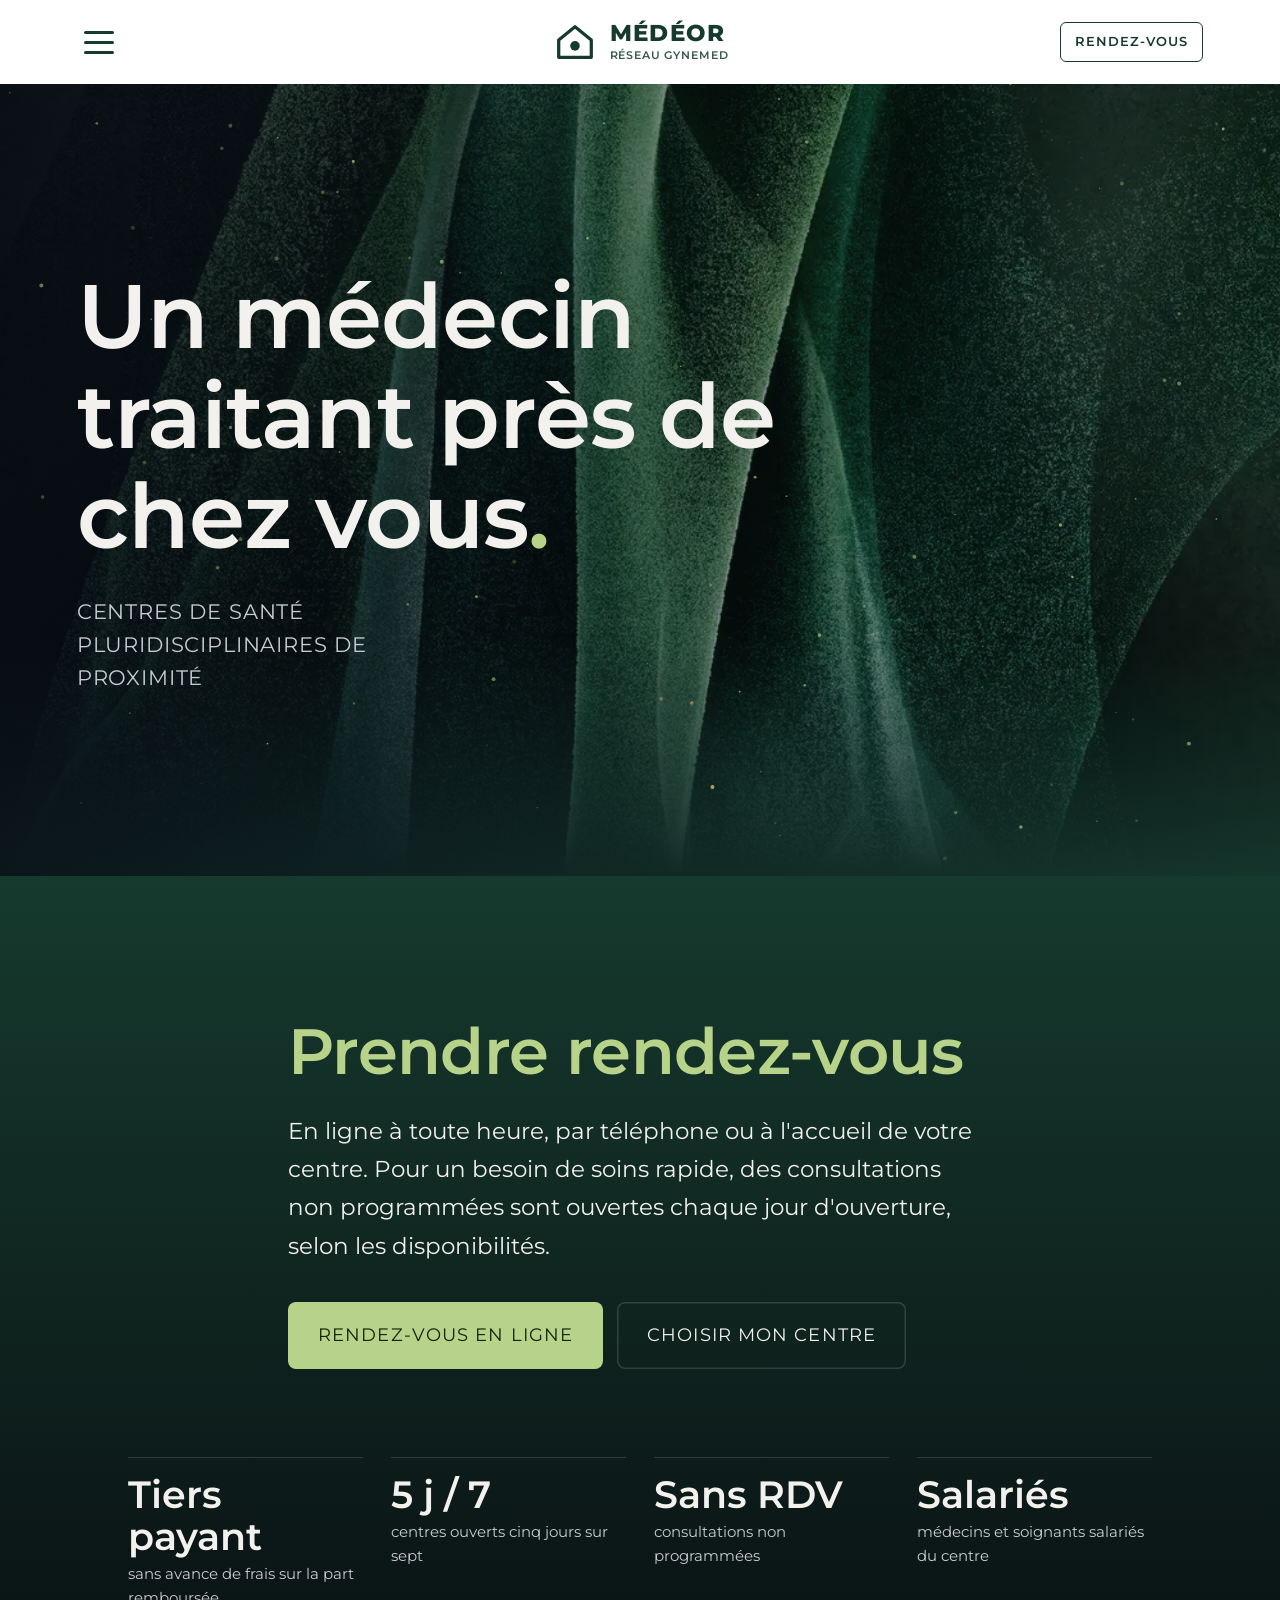
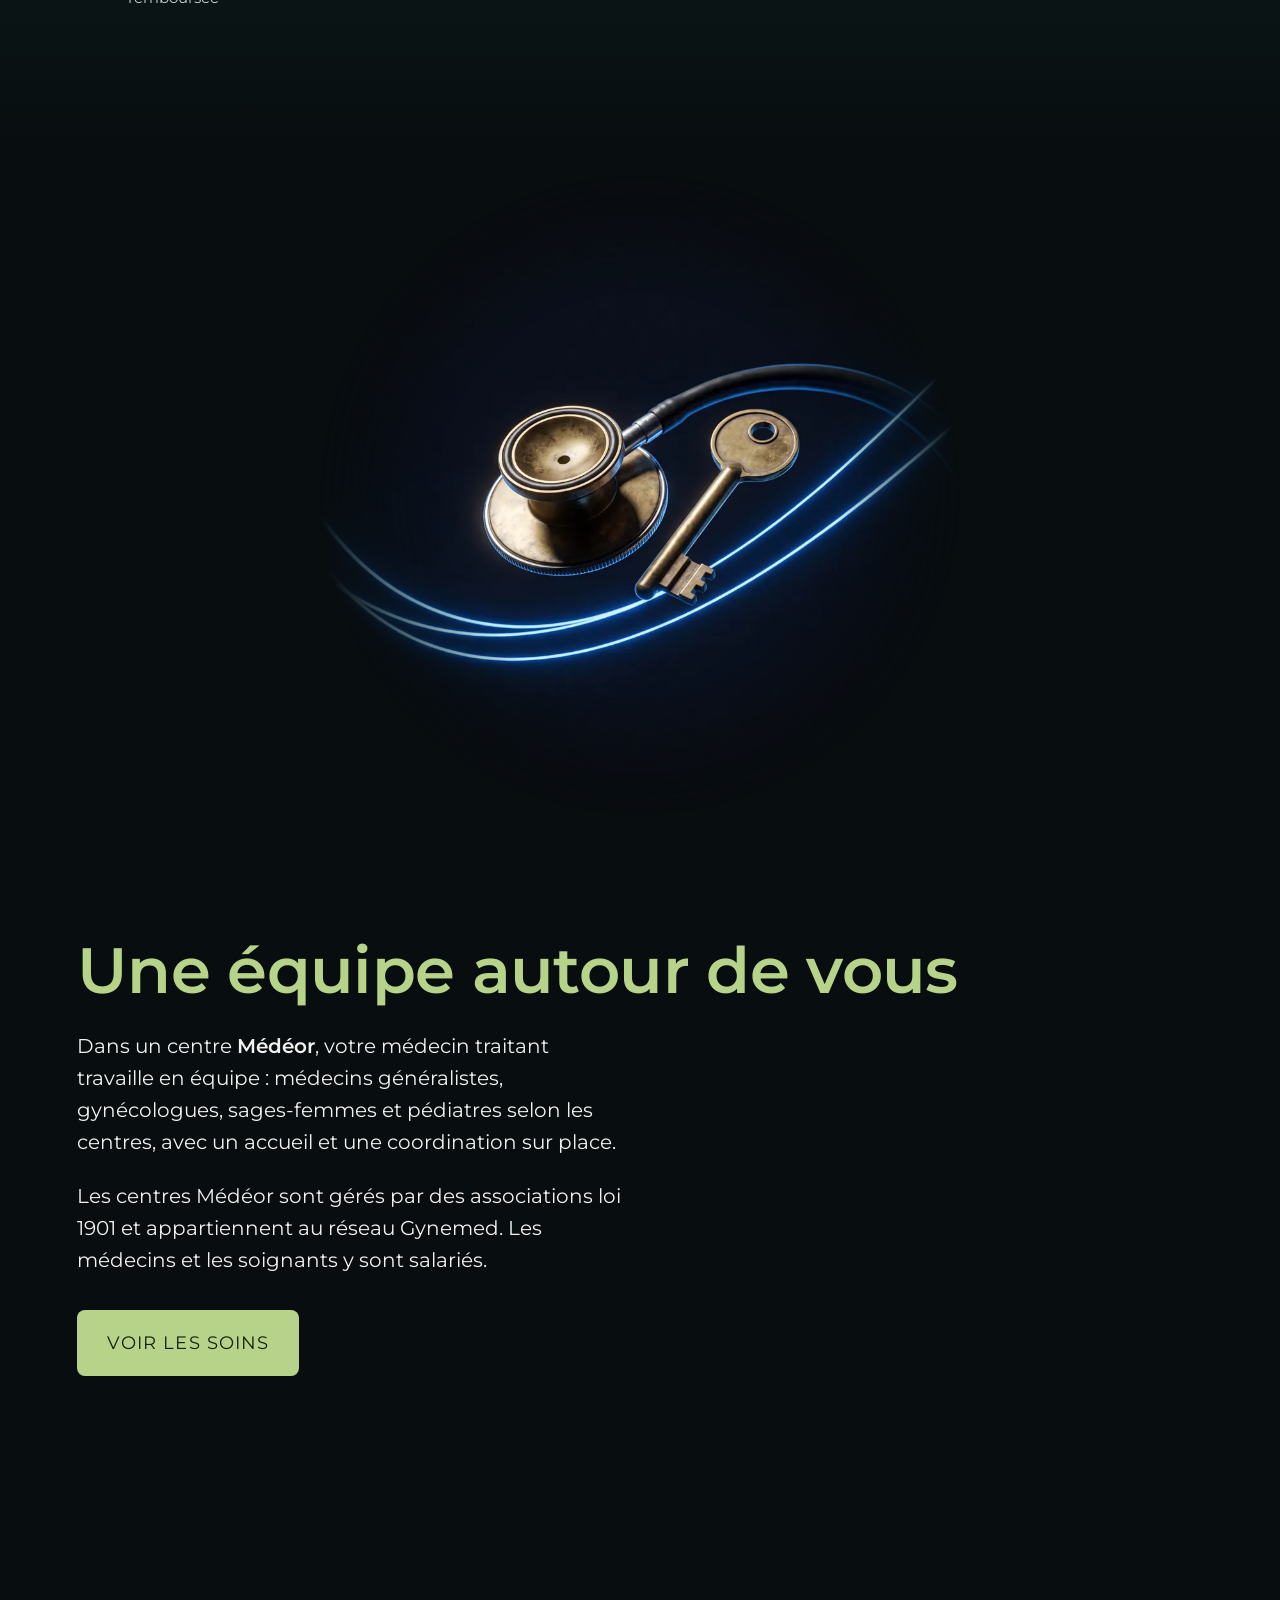
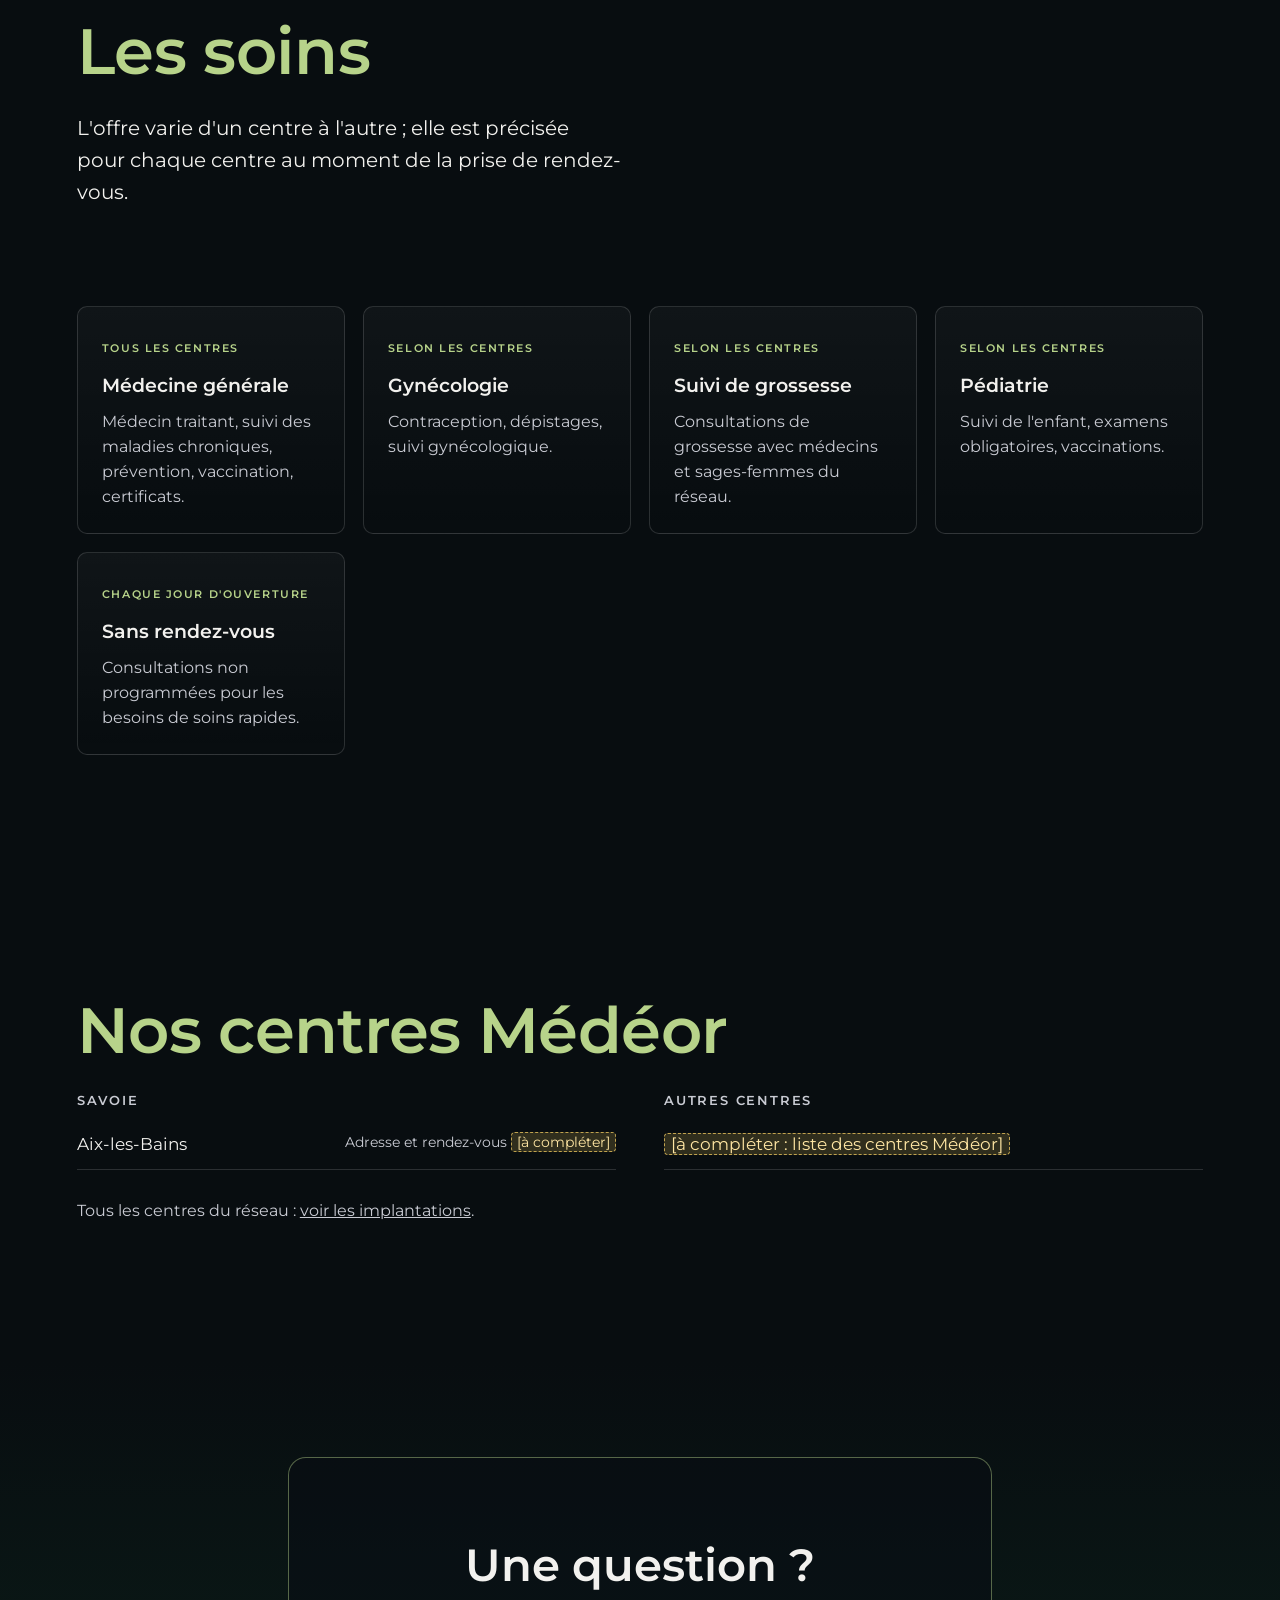
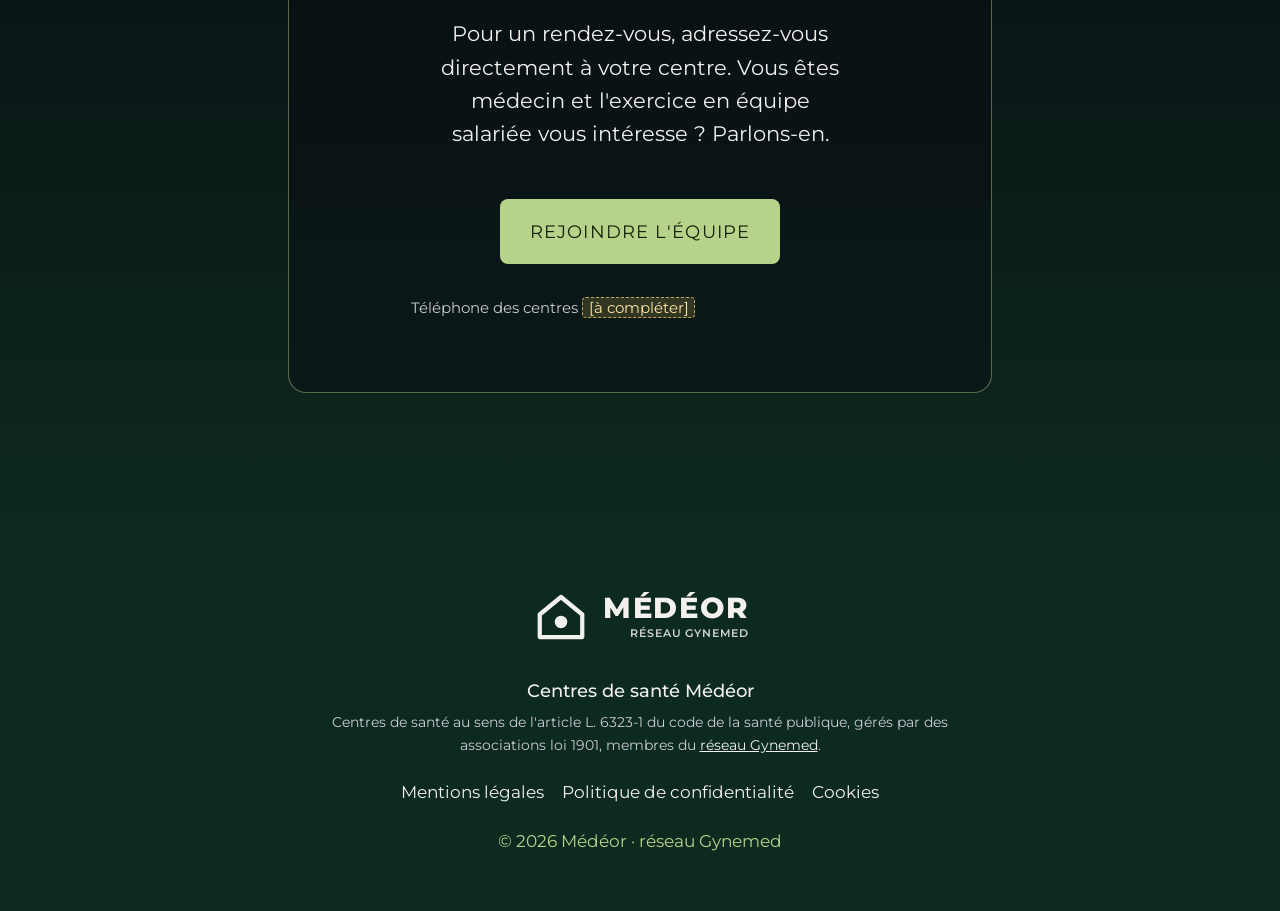
<file: medeor.html>
<!doctype html>
<html lang="fr" class="no-js">
<head>
  <meta charset="utf-8">
  <meta name="viewport" content="width=device-width, initial-scale=1">
  <title>Médéor · Centres de santé de proximité</title>
  <meta name="description" content="Médéor, centres de santé pluridisciplinaires de proximité du réseau Gynemed : médecine générale, gynécologie, suivi de grossesse, pédiatrie. Tiers payant, médecins salariés, rendez-vous en ligne.">
  <meta name="theme-color" content="#163a2e">
  <link rel="preload" href="assets/fonts/montserrat-latin-wght-normal.woff2" as="font" type="font/woff2" crossorigin>
  <link rel="stylesheet" href="assets/css/site.css">
  <link rel="icon" href="data:image/svg+xml,%3Csvg xmlns='http://www.w3.org/2000/svg' viewBox='0 0 48 48'%3E%3Cpath d='M7 22L24 8l17 14v18H7z' fill='none' stroke='%23163a2e' stroke-width='4' stroke-linejoin='round'/%3E%3Ccircle cx='24' cy='28' r='5' fill='%23163a2e'/%3E%3C/svg%3E">
</head>
<body class="brand-medeor">
  <a class="skip-link" href="#contenu">Aller au contenu</a>

  <header class="site-header">
    <button class="menu-toggle" type="button" aria-expanded="false" aria-controls="site-menu" aria-label="Ouvrir le menu"><span></span><span></span><span></span></button>
    <a class="brand-logo" href="medeor.html" aria-label="Médéor, accueil">
      <svg viewBox="0 0 48 48" aria-hidden="true"><path d="M7 22L24 8l17 14v18H7z" fill="none" stroke="currentColor" stroke-width="3.4" stroke-linejoin="round"/><circle cx="24" cy="28" r="5" fill="currentColor"/></svg>
      <span class="wordmark"><span class="name">Médéor</span><span class="by">réseau Gynemed</span></span>
    </a>
    <a class="header-cta" href="#rendez-vous">Rendez-vous</a>
  </header>

  <nav class="site-menu" id="site-menu" aria-label="Menu principal">
    <ul>
      <li><a href="#rendez-vous">Prendre rendez-vous</a></li>
      <li><a href="#soins">Les soins</a></li>
      <li><a href="#centres">Nos centres Médéor</a></li>
      <li><a href="#contact">Contact</a></li>
    </ul>
    <p class="menu-group">Le réseau</p>
    <ul class="menu-small">
      <li><a href="index.html">Gynemed, le réseau</a></li>
      <li><a href="marais.html">Centres de santé du Marais</a></li>
      <li><a href="index.html#equipes">Rejoindre nos équipes</a></li>
      <li><a href="mentions-legales.html">Mentions légales et confidentialité</a></li>
    </ul>
  </nav>

  <main id="contenu">
    <section class="hero" aria-labelledby="hero-title">
      <img class="hero-bg" src="assets/img/hero-filaments.webp" alt="" width="1000" height="1791" fetchpriority="high">
      <canvas aria-hidden="true"></canvas>
      <div>
        <h1 id="hero-title">Un médecin traitant près de chez vous<span class="dot">.</span></h1>
        <p class="kicker">Centres de santé pluridisciplinaires de proximité</p>
      </div>
    </section>

    <section class="intro" id="rendez-vous" aria-labelledby="rdv-title">
      <div class="intro-inner reveal">
        <h2 class="section-title" id="rdv-title">Prendre rendez-vous</h2>
        <p>En ligne à toute heure, par téléphone ou à l'accueil de votre centre. Pour un besoin de soins rapide, des consultations non programmées sont ouvertes chaque jour d'ouverture, selon les disponibilités.</p>
        <div class="btn-row">
          <a class="btn" href="#centres" data-todo="lien de rendez-vous en ligne à compléter">Rendez-vous en ligne</a>
          <a class="btn ghost" href="#centres">Choisir mon centre</a>
        </div>
      </div>
      <ul class="facts reveal" aria-label="Modalités d'accès">
        <li><b>Tiers payant</b>sans avance de frais sur la part remboursée</li>
        <li><b>5 j / 7</b>centres ouverts cinq jours sur sept</li>
        <li><b>Sans RDV</b>consultations non programmées</li>
        <li><b>Salariés</b>médecins et soignants salariés du centre</li>
      </ul>
    </section>

    <div class="figure reveal" aria-hidden="true">
      <img src="assets/img/stethoscope-cle.webp" alt="" width="1000" height="1000" loading="lazy" decoding="async">
    </div>

    <section class="feature" aria-labelledby="equipe-title">
      <div class="feature-inner reveal">
        <div>
          <h2 id="equipe-title">Une équipe autour de vous</h2>
          <p>Dans un centre <strong>Médéor</strong>, votre médecin traitant travaille en équipe : médecins généralistes, gynécologues, sages-femmes et pédiatres selon les centres, avec un accueil et une coordination sur place.</p>
          <p>Les centres Médéor sont gérés par des associations loi 1901 et appartiennent au réseau Gynemed. Les médecins et les soignants y sont salariés.</p>
          <a class="btn" href="#soins">Voir les soins</a>
        </div>
      </div>
    </section>

    <section class="feature" id="soins" aria-labelledby="soins-title">
      <div class="feature-inner reveal">
        <div>
          <h2 id="soins-title">Les soins</h2>
          <p>L'offre varie d'un centre à l'autre ; elle est précisée pour chaque centre au moment de la prise de rendez-vous.</p>
        </div>
        <ul class="cards">
          <li class="card"><span class="tag">Tous les centres</span><h3>Médecine générale</h3><p>Médecin traitant, suivi des maladies chroniques, prévention, vaccination, certificats.</p></li>
          <li class="card"><span class="tag">Selon les centres</span><h3>Gynécologie</h3><p>Contraception, dépistages, suivi gynécologique.</p></li>
          <li class="card"><span class="tag">Selon les centres</span><h3>Suivi de grossesse</h3><p>Consultations de grossesse avec médecins et sages-femmes du réseau.</p></li>
          <li class="card"><span class="tag">Selon les centres</span><h3>Pédiatrie</h3><p>Suivi de l'enfant, examens obligatoires, vaccinations.</p></li>
          <li class="card"><span class="tag">Chaque jour d'ouverture</span><h3>Sans rendez-vous</h3><p>Consultations non programmées pour les besoins de soins rapides.</p></li>
        </ul>
      </div>
    </section>

    <section class="feature" id="centres" aria-labelledby="centres-title">
      <div class="places reveal">
        <h2 class="section-title" id="centres-title">Nos centres Médéor</h2>
        <div class="regions">
          <div class="region">
            <h3>Savoie</h3>
            <ul>
              <li><span>Aix-les-Bains</span><span>Adresse et rendez-vous <em class="todo">[à compléter]</em></span></li>
            </ul>
          </div>
          <div class="region">
            <h3>Autres centres</h3>
            <ul>
              <li><span><em class="todo">[à compléter : liste des centres Médéor]</em></span><span></span></li>
            </ul>
          </div>
        </div>
        <p class="muted" style="margin-top:28px">Tous les centres du réseau : <a href="index.html#implantations">voir les implantations</a>.</p>
      </div>
    </section>

    <section class="connect" id="contact" aria-labelledby="contact-title">
      <div class="connect-box reveal">
        <h2 id="contact-title">Une question ?</h2>
        <p>Pour un rendez-vous, adressez-vous directement à votre centre. Vous êtes médecin et l'exercice en équipe salariée vous intéresse ? Parlons-en.</p>
        <div class="btn-row">
          <a class="btn" href="index.html#contact">Rejoindre l'équipe</a>
        </div>
        <p class="contact-lines">Téléphone des centres <em class="todo">[à compléter]</em></p>
      </div>
    </section>
  </main>

  <footer class="site-footer">
    <a class="brand-logo" href="medeor.html" aria-label="Médéor, accueil">
      <svg viewBox="0 0 48 48" aria-hidden="true"><path d="M7 22L24 8l17 14v18H7z" fill="none" stroke="currentColor" stroke-width="3.4" stroke-linejoin="round"/><circle cx="24" cy="28" r="5" fill="currentColor"/></svg>
      <span class="wordmark"><span class="name">Médéor</span><span class="by">réseau Gynemed</span></span>
    </a>
    <p class="legal-name">Centres de santé Médéor</p>
    <p class="footer-brands">Centres de santé au sens de l'article L. 6323-1 du code de la santé publique, gérés par des associations loi 1901, membres du <a href="index.html">réseau Gynemed</a>.</p>
    <ul class="footer-links">
      <li><a href="mentions-legales.html">Mentions légales</a></li>
      <li><a href="mentions-legales.html#confidentialite">Politique de confidentialité</a></li>
      <li><a href="mentions-legales.html#cookies">Cookies</a></li>
    </ul>
    <p class="copyright">© 2026 Médéor · réseau Gynemed</p>
  </footer>

  <script src="assets/js/site.js"></script>
</body>
</html>
</file>
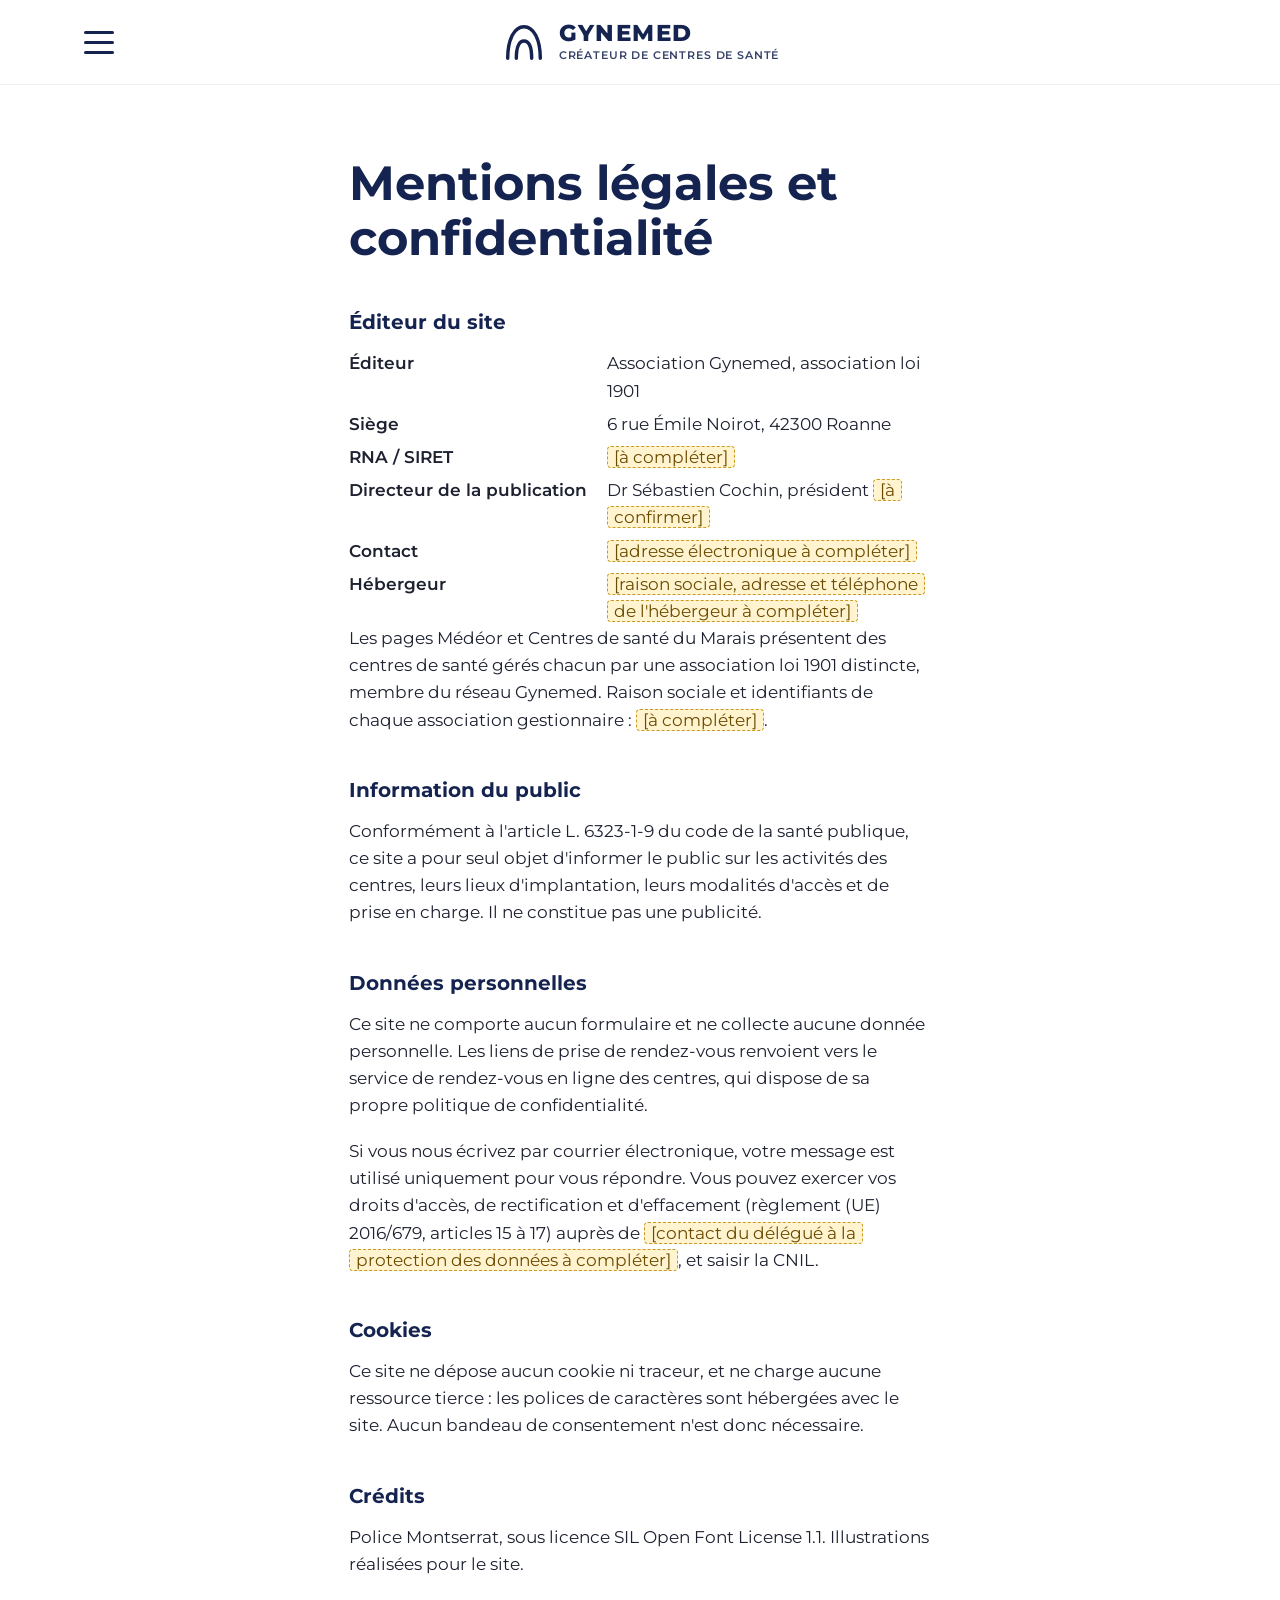
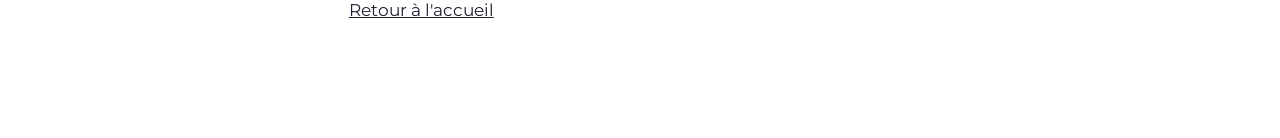
<file: mentions-legales.html>
<!doctype html>
<html lang="fr" class="no-js">
<head>
  <meta charset="utf-8">
  <meta name="viewport" content="width=device-width, initial-scale=1">
  <title>Mentions légales · Réseau Gynemed</title>
  <meta name="robots" content="noindex">
  <link rel="stylesheet" href="assets/css/site.css">
</head>
<body class="brand-gynemed paper">
  <a class="skip-link" href="#contenu">Aller au contenu</a>

  <header class="site-header">
    <button class="menu-toggle" type="button" aria-expanded="false" aria-controls="site-menu" aria-label="Ouvrir le menu"><span></span><span></span><span></span></button>
    <a class="brand-logo" href="index.html" aria-label="Gynemed, accueil">
      <svg viewBox="0 0 48 48" aria-hidden="true"><path d="M7 41C7 21 14 8 24 8s17 13 17 33M16 41c0-12 3-18 8-18s8 6 8 18" fill="none" stroke="currentColor" stroke-width="3.6" stroke-linecap="round"/></svg>
      <span class="wordmark"><span class="name">Gynemed</span><span class="by">créateur de centres de santé</span></span>
    </a>
    <span></span>
  </header>

  <nav class="site-menu" id="site-menu" aria-label="Menu principal">
    <ul>
      <li><a href="index.html">Le réseau</a></li>
      <li><a href="medeor.html">Médéor</a></li>
      <li><a href="marais.html">Centres de santé du Marais</a></li>
    </ul>
  </nav>

  <main id="contenu" class="legal">
    <h1>Mentions légales et confidentialité</h1>

    <h2>Éditeur du site</h2>
    <dl>
      <dt>Éditeur</dt><dd>Association Gynemed, association loi 1901</dd>
      <dt>Siège</dt><dd>6 rue Émile Noirot, 42300 Roanne</dd>
      <dt>RNA / SIRET</dt><dd><em class="todo">[à compléter]</em></dd>
      <dt>Directeur de la publication</dt><dd>Dr Sébastien Cochin, président <em class="todo">[à confirmer]</em></dd>
      <dt>Contact</dt><dd><em class="todo">[adresse électronique à compléter]</em></dd>
      <dt>Hébergeur</dt><dd><em class="todo">[raison sociale, adresse et téléphone de l'hébergeur à compléter]</em></dd>
    </dl>
    <p>Les pages Médéor et Centres de santé du Marais présentent des centres de santé gérés chacun par une association loi 1901 distincte, membre du réseau Gynemed. Raison sociale et identifiants de chaque association gestionnaire : <em class="todo">[à compléter]</em>.</p>

    <h2>Information du public</h2>
    <p>Conformément à l'article L. 6323-1-9 du code de la santé publique, ce site a pour seul objet d'informer le public sur les activités des centres, leurs lieux d'implantation, leurs modalités d'accès et de prise en charge. Il ne constitue pas une publicité.</p>

    <h2 id="confidentialite">Données personnelles</h2>
    <p>Ce site ne comporte aucun formulaire et ne collecte aucune donnée personnelle. Les liens de prise de rendez-vous renvoient vers le service de rendez-vous en ligne des centres, qui dispose de sa propre politique de confidentialité.</p>
    <p>Si vous nous écrivez par courrier électronique, votre message est utilisé uniquement pour vous répondre. Vous pouvez exercer vos droits d'accès, de rectification et d'effacement (règlement (UE) 2016/679, articles 15 à 17) auprès de <em class="todo">[contact du délégué à la protection des données à compléter]</em>, et saisir la CNIL.</p>

    <h2 id="cookies">Cookies</h2>
    <p>Ce site ne dépose aucun cookie ni traceur, et ne charge aucune ressource tierce : les polices de caractères sont hébergées avec le site. Aucun bandeau de consentement n'est donc nécessaire.</p>

    <h2>Crédits</h2>
    <p>Police Montserrat, sous licence SIL Open Font License 1.1. Illustrations réalisées pour le site.</p>

    <p><a href="index.html">Retour à l'accueil</a></p>
  </main>

  <script src="assets/js/site.js"></script>
</body>
</html>
</file>
<file: assets/css/site.css>
/* Réseau Gynemed : feuille de styles commune aux pages du réseau et des marques.
   Chaque page pose une classe sur <body> (brand-gynemed, brand-medeor, brand-marais)
   qui fixe sa palette ; le reste de la mise en page est partagé. */

@font-face {
  font-family: "Montserrat";
  src: url("../fonts/montserrat-latin-wght-normal.woff2") format("woff2");
  font-weight: 100 900;
  font-style: normal;
  font-display: swap;
}

:root {
  --font: "Montserrat", system-ui, -apple-system, "Segoe UI", Roboto, sans-serif;
  --header-h: 84px;
  --gutter: clamp(20px, 6vw, 96px);
  --measure: 34rem;
  --radius: 10px;

  /* Palette par défaut : Gynemed, calquée sur le site d'origine (nuit, marine, bleu lumineux) */
  --ink: #080c16;          /* nuit, même teinte que le fond des images */
  --deep: #0c1c5c;         /* marine */
  --deep-2: #0a1a55;
  --accent: #5677f2;       /* bleu des titres et boutons */
  --accent-strong: #6d8bff;
  --on-accent: #ffffff;
  --glow: 86, 119, 242;    /* même accent, en RVB pour les halos */
  --text: #f2f1ee;
  --text-soft: #c9cbd3;
  --paper: #ffffff;
  --paper-ink: #14234f;
  --line: rgba(255, 255, 255, 0.14);
}

body.brand-medeor {
  --ink: #080d10;
  --deep: #163a2e;
  --deep-2: #0d2a20;
  --accent: #b7d38a;
  --accent-strong: #cde3a8;
  --on-accent: #142008;
  --glow: 183, 211, 138;
  --paper-ink: #163a2e;
}

body.brand-marais {
  --ink: #0c0a14;
  --deep: #42193f;
  --deep-2: #2c0f2a;
  --accent: #eaa79f;
  --accent-strong: #f3c2bb;
  --on-accent: #2a0c0a;
  --glow: 234, 167, 159;
  --paper-ink: #42193f;
}

*, *::before, *::after { box-sizing: border-box; }

html { scroll-behavior: smooth; scroll-padding-top: var(--header-h); -webkit-text-size-adjust: 100%; }
@media (prefers-reduced-motion: reduce) { html { scroll-behavior: auto; } }

body {
  margin: 0;
  font-family: var(--font);
  font-size: 1.0625rem;
  line-height: 1.6;
  color: var(--text);
  background: var(--ink);
  overflow-x: hidden;
}

img, svg { display: block; max-width: 100%; }
a { color: inherit; }
p { margin: 0 0 1.1em; }

.skip-link {
  position: absolute; left: 12px; top: -60px; z-index: 100;
  background: var(--paper); color: var(--paper-ink); padding: 10px 16px; border-radius: 6px;
}
.skip-link:focus { top: 12px; }

:focus-visible { outline: 2px solid var(--accent); outline-offset: 3px; }

.todo {
  font-style: normal;
  background: rgba(255, 214, 102, 0.16);
  border: 1px dashed rgba(255, 214, 102, 0.7);
  color: #ffe6a3;
  padding: 0 .35em;
  border-radius: 4px;
  -webkit-box-decoration-break: clone;
  box-decoration-break: clone;
}
.paper .todo { color: #6b4b00; background: #fff4cf; border-color: #c99a1d; }

/* En-tête blanc, logo centré, menu à gauche (comme le site d'origine) */
.site-header {
  position: sticky; top: 0; z-index: 50;
  height: var(--header-h);
  background: var(--paper);
  color: var(--paper-ink);
  display: grid;
  grid-template-columns: 1fr auto 1fr;
  align-items: center;
  padding: 0 var(--gutter);
  box-shadow: 0 1px 0 rgba(0, 0, 0, 0.06);
}

.menu-toggle {
  justify-self: start;
  width: 44px; height: 44px;
  display: grid; place-content: center; gap: 7px;
  background: none; border: 0; padding: 0; cursor: pointer; color: inherit;
}
.menu-toggle span { display: block; width: 30px; height: 3px; border-radius: 2px; background: currentColor; transition: transform .25s, opacity .2s; }
.menu-open .menu-toggle span:nth-child(1) { transform: translateY(10px) rotate(45deg); }
.menu-open .menu-toggle span:nth-child(2) { opacity: 0; }
.menu-open .menu-toggle span:nth-child(3) { transform: translateY(-10px) rotate(-45deg); }

.brand-logo { display: flex; align-items: center; gap: 12px; text-decoration: none; color: inherit; }
.brand-logo svg { width: 46px; height: 46px; flex: none; }
.brand-logo .wordmark { display: grid; line-height: 1; }
.brand-logo .name { font-weight: 800; font-size: 1.45rem; letter-spacing: .06em; text-transform: uppercase; }
.brand-logo .by { font-size: .66rem; font-weight: 600; letter-spacing: .08em; text-transform: uppercase; justify-self: end; margin-top: 6px; opacity: .85; }

.header-cta {
  justify-self: end;
  font-size: .8rem; font-weight: 600; letter-spacing: .08em; text-transform: uppercase;
  text-decoration: none; color: var(--paper-ink);
  border: 1.5px solid currentColor; border-radius: 6px; padding: 9px 14px;
}
@media (max-width: 720px) { .header-cta { display: none; } }

/* Menu plein écran */
.site-menu {
  position: fixed; inset: var(--header-h) 0 0 0; z-index: 40;
  background: var(--deep-2);
  color: var(--text);
  padding: 40px var(--gutter);
  overflow-y: auto;
  visibility: hidden; opacity: 0; transform: translateY(-8px);
  transition: opacity .25s, transform .25s, visibility 0s .25s;
}
.menu-open .site-menu { visibility: visible; opacity: 1; transform: none; transition: opacity .25s, transform .25s; }
.site-menu ul { list-style: none; margin: 0; padding: 0; display: grid; gap: 6px; max-width: 40rem; }
.site-menu a { display: block; padding: 10px 0; font-size: clamp(1.4rem, 4.5vw, 2rem); font-weight: 600; text-decoration: none; }
.site-menu a:hover { color: var(--accent); }
.site-menu .menu-group { margin-top: 28px; font-size: .78rem; letter-spacing: .14em; text-transform: uppercase; color: var(--text-soft); }
.site-menu .menu-small a { font-size: 1.05rem; font-weight: 500; padding: 6px 0; }
body.menu-open { overflow: hidden; }

/* Bandeau d'ouverture */
.hero {
  position: relative; isolation: isolate;
  min-height: min(88vh, 860px);
  display: flex; align-items: center;
  padding: 120px var(--gutter);
  background: radial-gradient(120% 90% at 80% 20%, var(--deep) 0%, var(--ink) 65%);
  overflow: hidden;
}
.hero canvas { position: absolute; inset: 0; width: 100%; height: 100%; z-index: -1; }
.hero-bg { position: absolute; inset: 0; width: 100%; height: 100%; object-fit: cover; z-index: -3; opacity: .9; }
.hero::before {
  content: ""; position: absolute; inset: 0; z-index: -2;
  background:
    linear-gradient(90deg, rgba(8, 12, 22, .78) 0%, rgba(8, 12, 22, .35) 55%, rgba(8, 12, 22, .1) 100%),
    linear-gradient(180deg, rgba(8, 12, 22, 0) 70%, var(--deep) 100%);
}
.brand-medeor .hero-bg { filter: hue-rotate(-105deg) saturate(.75); }
.brand-marais .hero-bg { filter: hue-rotate(38deg) saturate(.9); }
.hero h1 {
  margin: 0 0 28px;
  font-size: clamp(2.6rem, 8.5vw, 5.6rem);
  line-height: 1.12; font-weight: 600; letter-spacing: -.01em;
  max-width: 13ch;
}
.hero h1 .dot { color: var(--accent); }
.hero .kicker {
  margin: 0; max-width: 30ch;
  font-size: clamp(1rem, 2.4vw, 1.3rem); font-weight: 400;
  letter-spacing: .04em; text-transform: uppercase; color: var(--text-soft);
}

/* Bloc de présentation sur fond marine */
.intro {
  padding: clamp(72px, 12vw, 140px) var(--gutter);
  background: linear-gradient(180deg, var(--deep) 0%, var(--ink) 100%);
}
.intro-inner { max-width: 44rem; margin: 0 auto; font-size: clamp(1.1rem, 2.6vw, 1.45rem); line-height: 1.65; font-weight: 400; }
.intro-inner strong { font-weight: 600; }

.facts {
  max-width: 64rem; margin: clamp(48px, 8vw, 88px) auto 0;
  display: grid; grid-template-columns: repeat(auto-fit, minmax(150px, 1fr)); gap: 28px;
  list-style: none; padding: 0;
}
.facts li { border-top: 1px solid var(--line); padding-top: 16px; font-size: .95rem; color: var(--text-soft); }
.facts b { display: block; font-size: clamp(1.8rem, 4vw, 2.4rem); font-weight: 600; color: var(--text); line-height: 1.1; margin-bottom: 4px; }

/* Illustrations entre les sections */
.figure { padding: 24px var(--gutter) 0; }
.figure svg { width: 100%; max-width: 560px; height: auto; margin-inline: auto; }
.figure img, .split-img {
  width: 100%; max-width: 640px; height: auto; margin-inline: auto;
  -webkit-mask-image: radial-gradient(closest-side, #000 62%, transparent 100%);
  mask-image: radial-gradient(closest-side, #000 62%, transparent 100%);
}
.network-map { max-width: 560px; margin: 12px auto 36px; }
.network-map svg { width: 100%; height: auto; }

/* Sections éditoriales (Vision, Services, Expertise…) */
.feature { padding: clamp(64px, 10vw, 120px) var(--gutter); }
.feature-inner { max-width: 72rem; margin: 0 auto; display: grid; gap: clamp(32px, 6vw, 80px); align-items: center; }
@media (min-width: 900px) {
  .feature-inner.split { grid-template-columns: 1fr 1fr; }
  .feature-inner.split.reverse > :first-child { order: 2; }
}
.feature h2, .section-title {
  margin: 0 0 24px;
  font-size: clamp(2.4rem, 7vw, 4rem); line-height: 1.12; font-weight: 600; letter-spacing: -.01em;
  color: var(--accent);
}
.feature p { max-width: var(--measure); font-size: clamp(1.05rem, 2.3vw, 1.25rem); }
.feature p strong { font-weight: 600; color: var(--text); }
.feature .muted { color: var(--text-soft); font-size: 1rem; }

.btn {
  display: inline-block;
  margin-top: 12px;
  padding: 18px 30px;
  background: var(--accent); color: var(--on-accent);
  border-radius: 8px; border: 0;
  font: inherit; font-size: clamp(.95rem, 2.2vw, 1.15rem); font-weight: 400; letter-spacing: .06em; text-transform: uppercase;
  text-decoration: none; cursor: pointer;
  transition: background .2s, transform .2s;
}
.btn:hover { background: var(--accent-strong); }
.btn:active { transform: translateY(1px); }
.btn.ghost { background: transparent; color: var(--text); box-shadow: inset 0 0 0 1.5px var(--line); }
.btn.ghost:hover { box-shadow: inset 0 0 0 1.5px var(--accent); }
.btn-row { display: flex; flex-wrap: wrap; gap: 14px; }

/* Listes de cartes (marques, services, offre de soins) */
.cards { list-style: none; padding: 0; margin: 0; display: grid; gap: 18px; grid-template-columns: repeat(auto-fit, minmax(240px, 1fr)); }
.card {
  position: relative;
  padding: 26px 24px 24px;
  border: 1px solid var(--line); border-radius: var(--radius);
  background: linear-gradient(180deg, rgba(255, 255, 255, .035), rgba(255, 255, 255, 0));
}
.card h3 { margin: 0 0 8px; font-size: 1.2rem; font-weight: 600; }
.card p { margin: 0; font-size: .98rem; color: var(--text-soft); max-width: none; }
.card .tag { display: inline-block; margin-bottom: 12px; font-size: .7rem; font-weight: 600; letter-spacing: .14em; text-transform: uppercase; color: var(--accent); }
.card a.stretched::after { content: ""; position: absolute; inset: 0; border-radius: inherit; }
.card:has(a.stretched):hover { border-color: rgba(var(--glow), .6); }

/* Implantations */
.places { max-width: 72rem; margin: 0 auto; }
.regions { display: grid; gap: 34px 48px; grid-template-columns: repeat(auto-fit, minmax(260px, 1fr)); margin-top: 16px; }
.region h3 { margin: 0 0 10px; font-size: .8rem; font-weight: 600; letter-spacing: .14em; text-transform: uppercase; color: var(--text-soft); }
.region ul { list-style: none; margin: 0; padding: 0; }
.region li { display: flex; justify-content: space-between; gap: 12px; padding: 10px 0; border-bottom: 1px solid var(--line); }
.region li span:last-child { color: var(--text-soft); font-size: .9rem; text-align: right; }

/* Encadré de contact (« Connect with us ») */
.connect { padding: clamp(40px, 8vw, 96px) var(--gutter) clamp(80px, 12vw, 160px); background: linear-gradient(180deg, var(--ink) 0%, var(--deep-2) 100%); }
.connect-box {
  max-width: 44rem; margin: 0 auto; text-align: center;
  padding: clamp(40px, 7vw, 72px) clamp(22px, 5vw, 56px);
  border: 1.5px solid rgba(var(--glow), .45); border-radius: 18px;
  background: rgba(10, 12, 20, .45);
}
.connect-box h2 { margin: 0 0 16px; font-size: clamp(2rem, 6vw, 2.8rem); font-weight: 600; color: var(--text); }
.connect-box p { margin: 0 auto 36px; max-width: 26rem; font-size: clamp(1.05rem, 2.5vw, 1.3rem); }
.connect-box .btn-row { justify-content: center; }
.connect-box .contact-lines { margin: 32px 0 0; font-size: .95rem; color: var(--text-soft); }

/* Pied de page */
.site-footer { background: var(--deep-2); padding: 40px var(--gutter) 56px; text-align: center; }
.site-footer .brand-logo { justify-content: center; color: var(--text); margin-bottom: 30px; }
.site-footer .brand-logo svg { width: 60px; height: 60px; }
.site-footer .brand-logo .name { font-size: 1.8rem; }
.site-footer .legal-name { font-weight: 500; font-size: 1.1rem; margin: 0 0 6px; }
.site-footer address { font-style: normal; color: var(--text-soft); margin-bottom: 24px; }
.footer-links { list-style: none; padding: 0; margin: 0 0 22px; display: flex; flex-wrap: wrap; justify-content: center; gap: 4px 18px; }
.footer-links a { text-decoration: none; color: var(--text); }
.footer-links a:hover { color: var(--accent); }
.footer-brands { margin: 0 auto 22px; max-width: 40rem; font-size: .9rem; color: var(--text-soft); }
.footer-brands a { color: var(--text); }
.copyright { color: var(--accent); margin: 0; }

/* Page de mentions légales */
.paper { background: var(--paper); color: #1d2130; }
.legal { max-width: 46rem; margin: 0 auto; padding: 72px var(--gutter) 96px; }
.legal h1 { color: var(--paper-ink); font-size: clamp(2rem, 6vw, 3rem); line-height: 1.15; margin: 0 0 32px; }
.legal h2 { color: var(--paper-ink); font-size: 1.25rem; margin: 40px 0 12px; }
.legal dl { display: grid; grid-template-columns: max-content 1fr; gap: 6px 20px; margin: 0; }
.legal dt { font-weight: 600; }
.legal dd { margin: 0; }
@media (max-width: 560px) { .legal dl { grid-template-columns: 1fr; } .legal dd { margin-bottom: 10px; } }

/* Apparition douce au défilement */
.reveal { opacity: 0; transform: translateY(18px); transition: opacity .7s ease, transform .7s ease; }
.reveal.is-visible { opacity: 1; transform: none; }
@media (prefers-reduced-motion: reduce) { .reveal { opacity: 1; transform: none; transition: none; } }
.no-js .reveal { opacity: 1; transform: none; }
</file>
